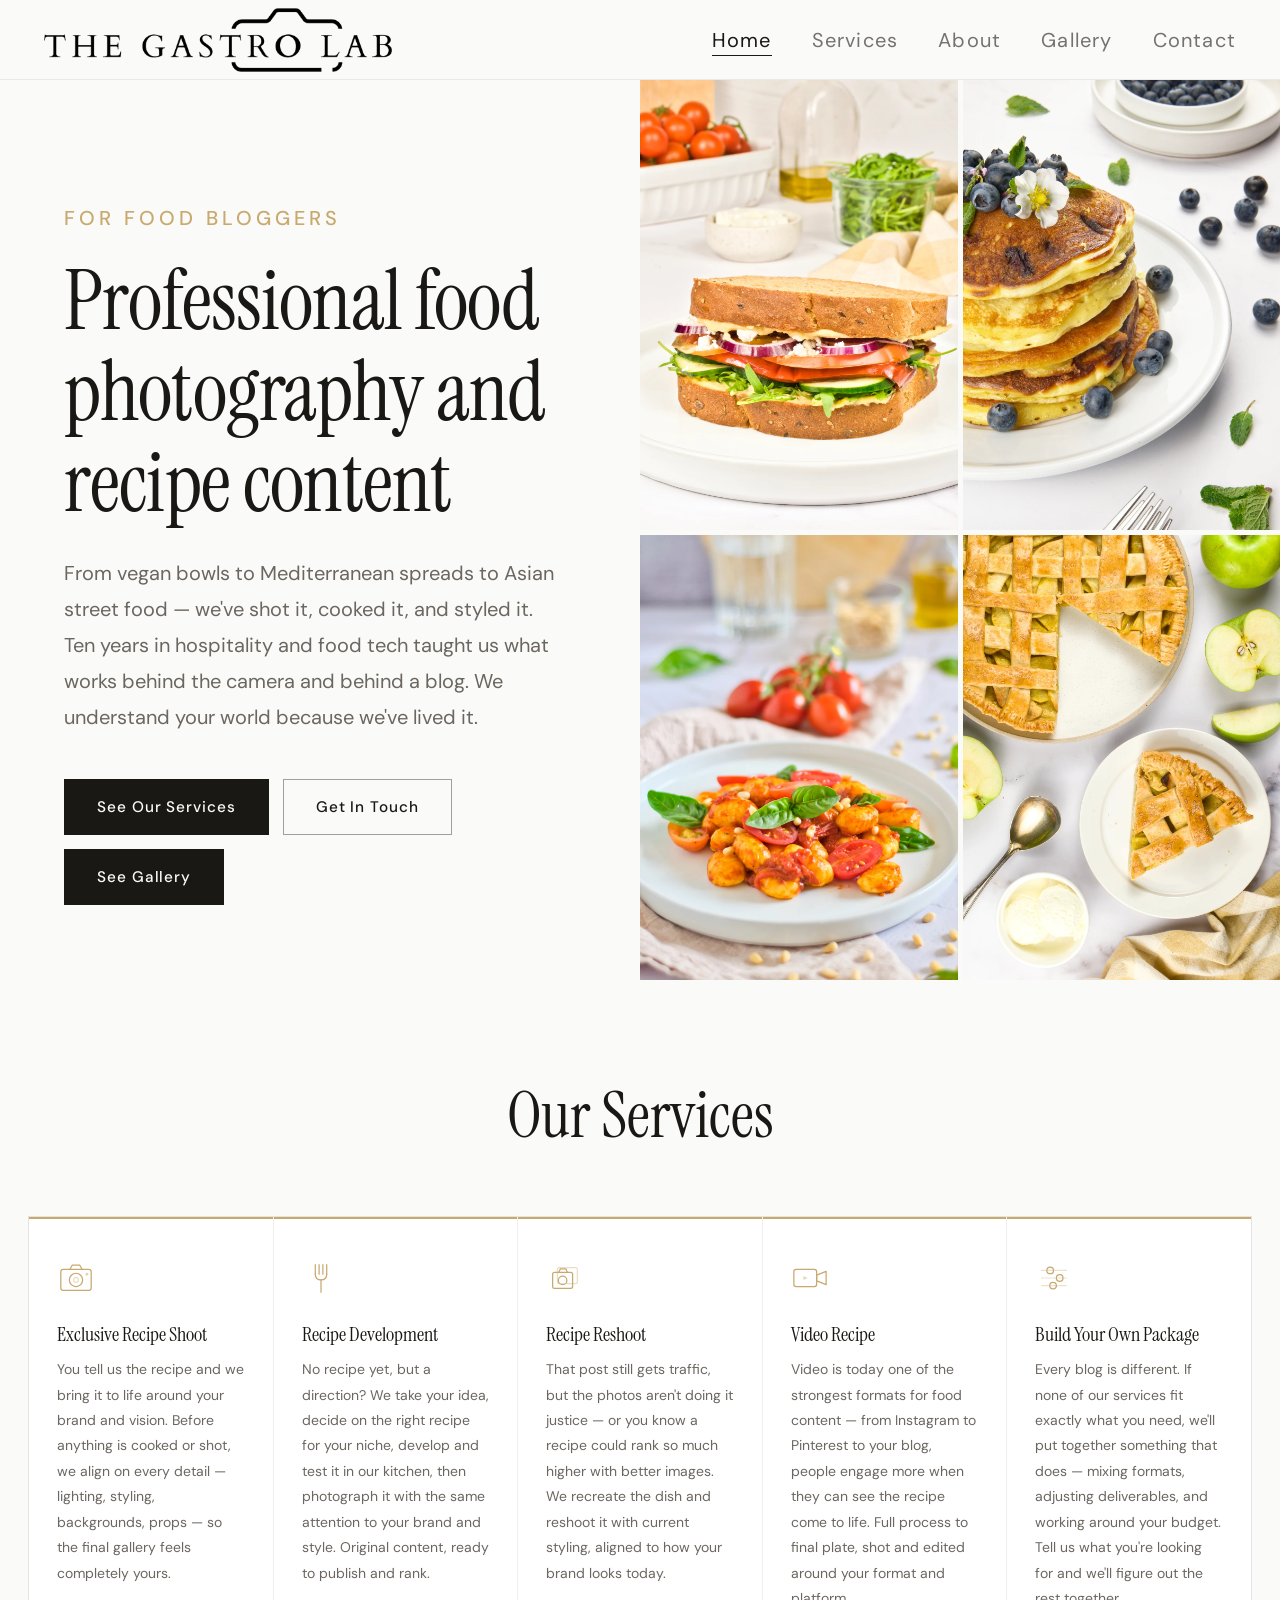
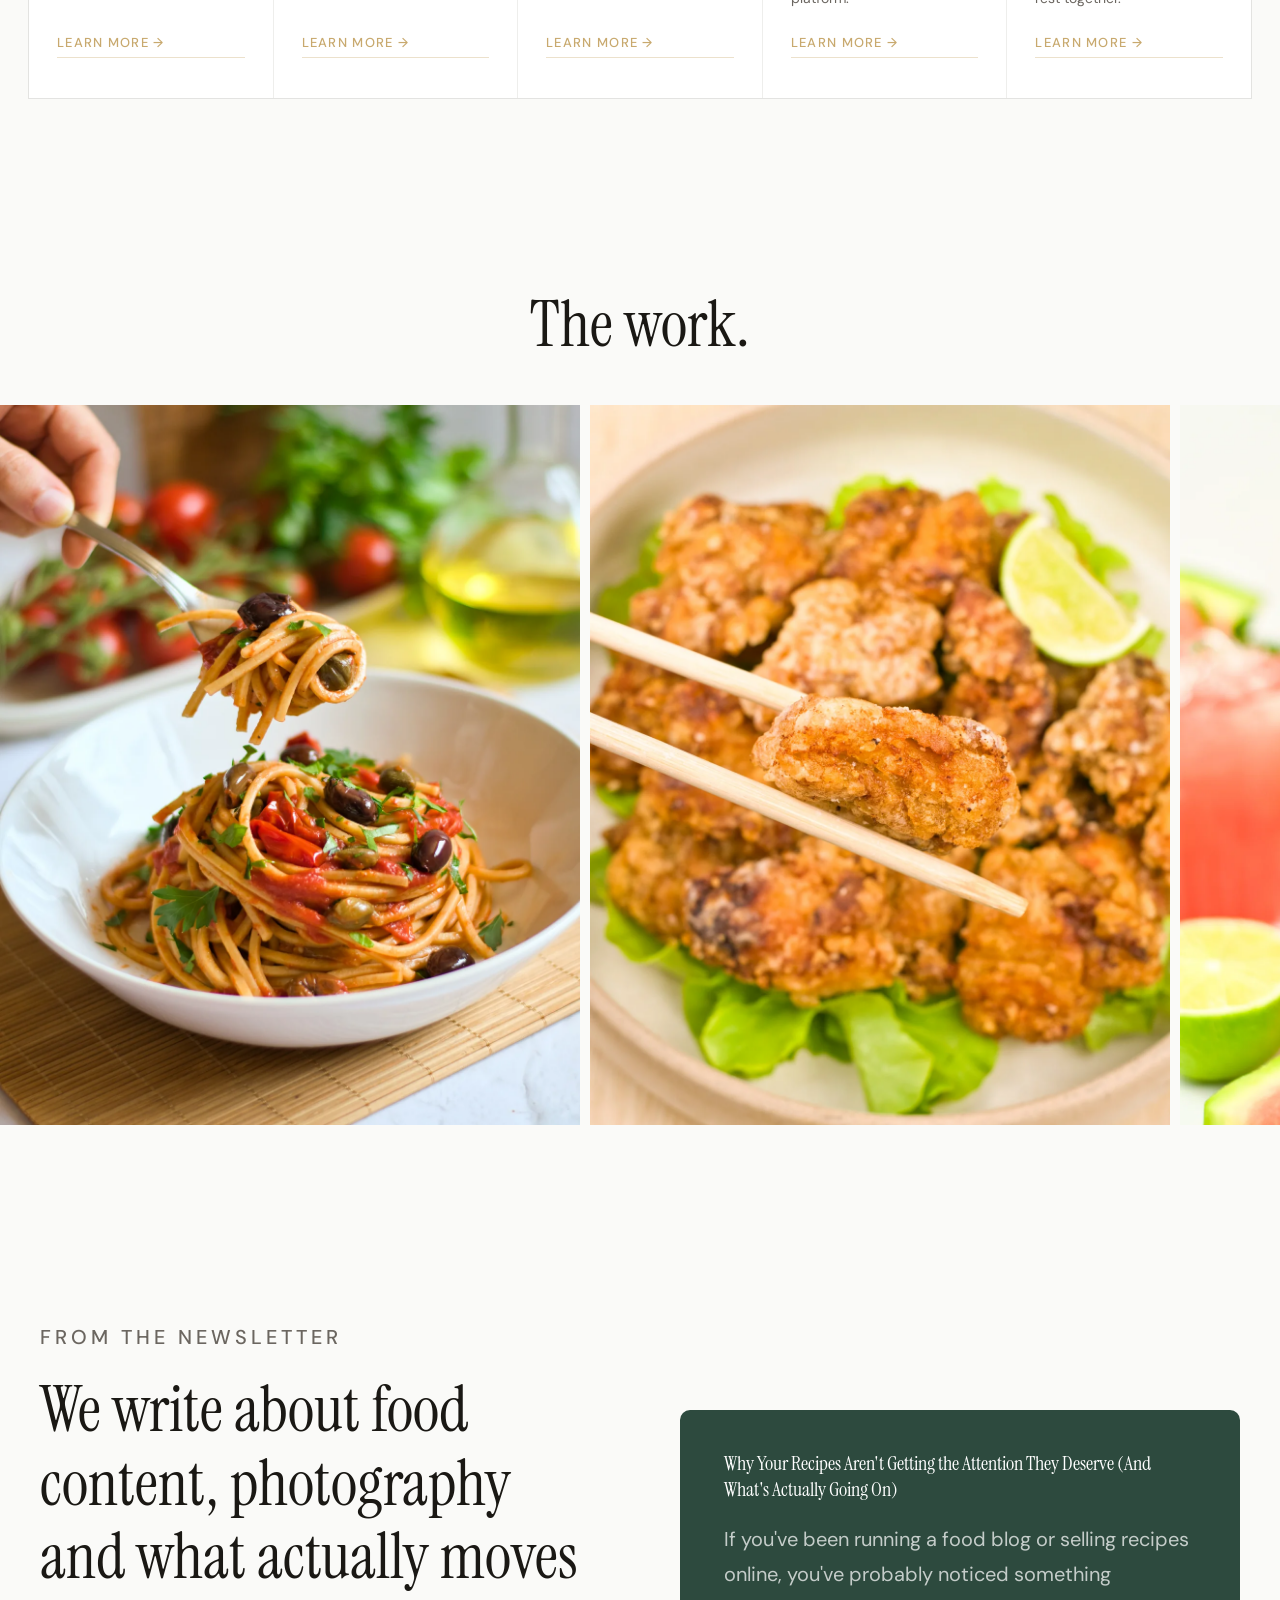
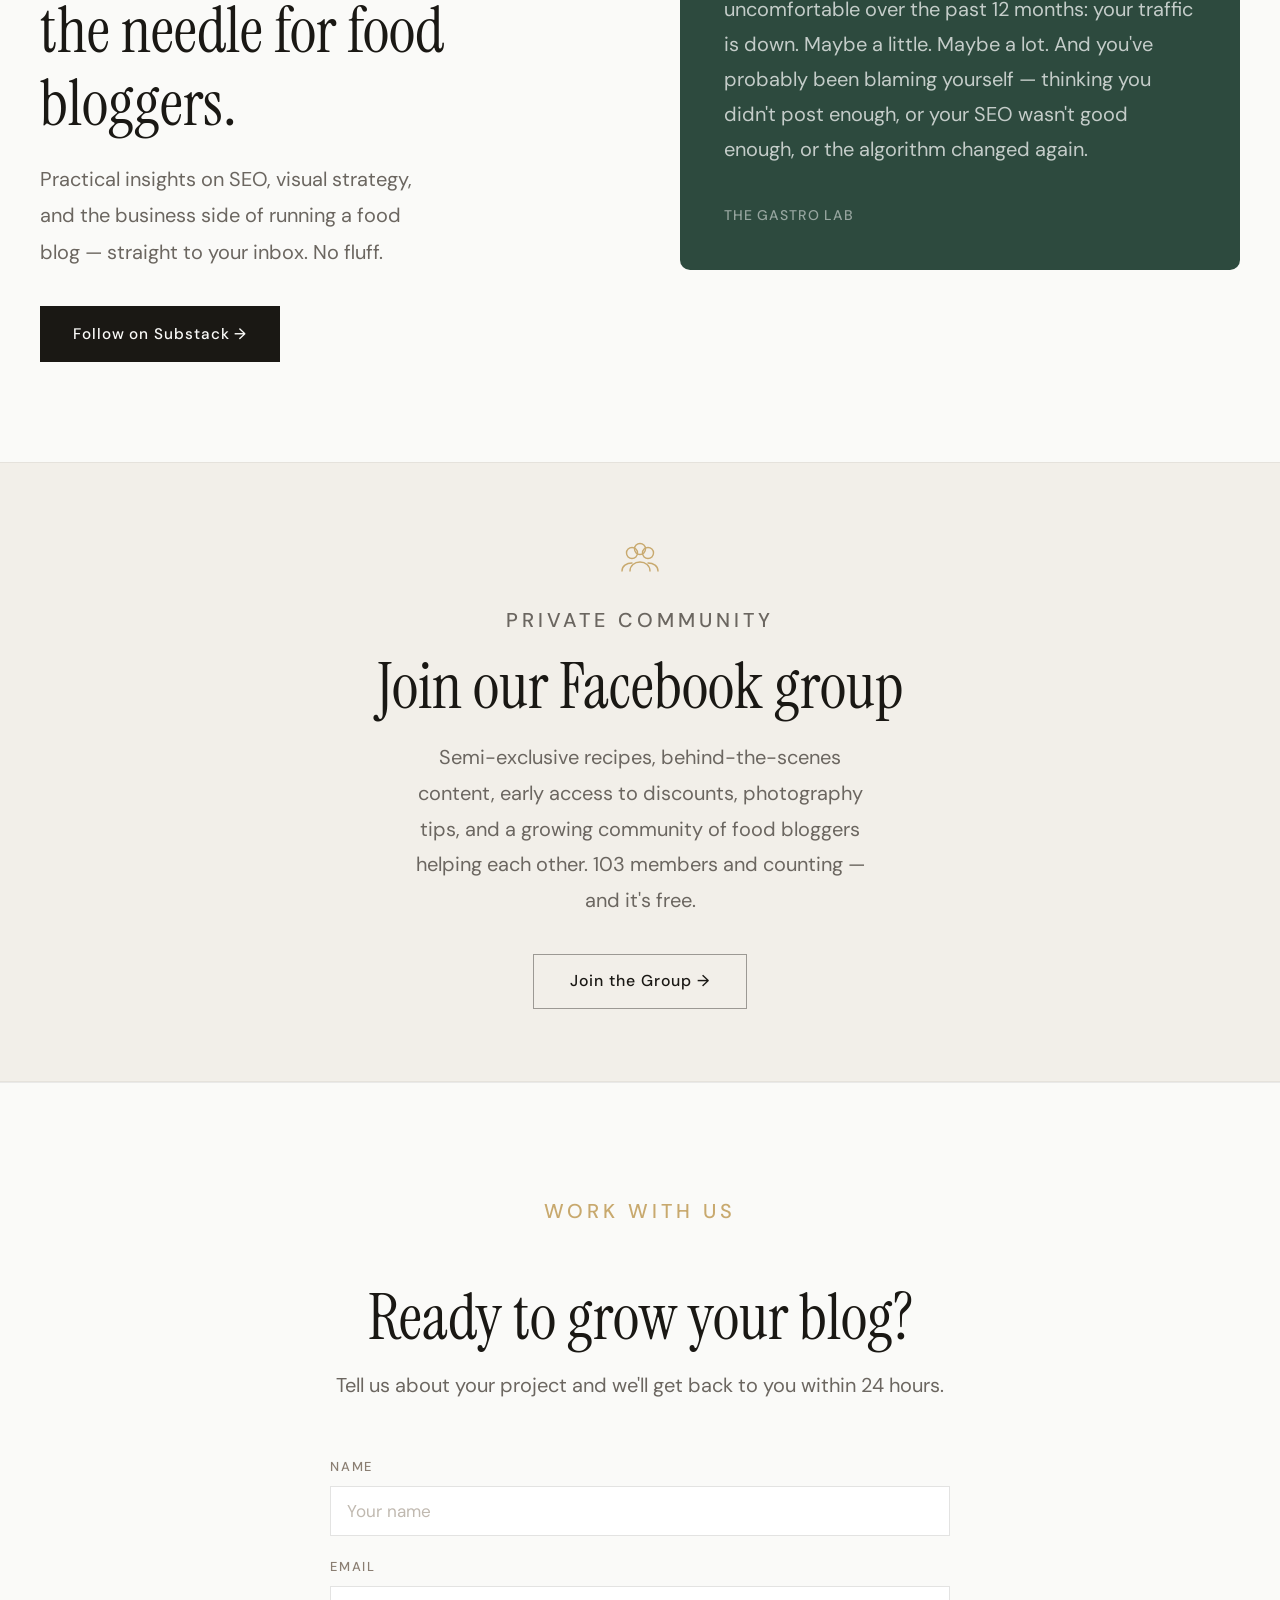
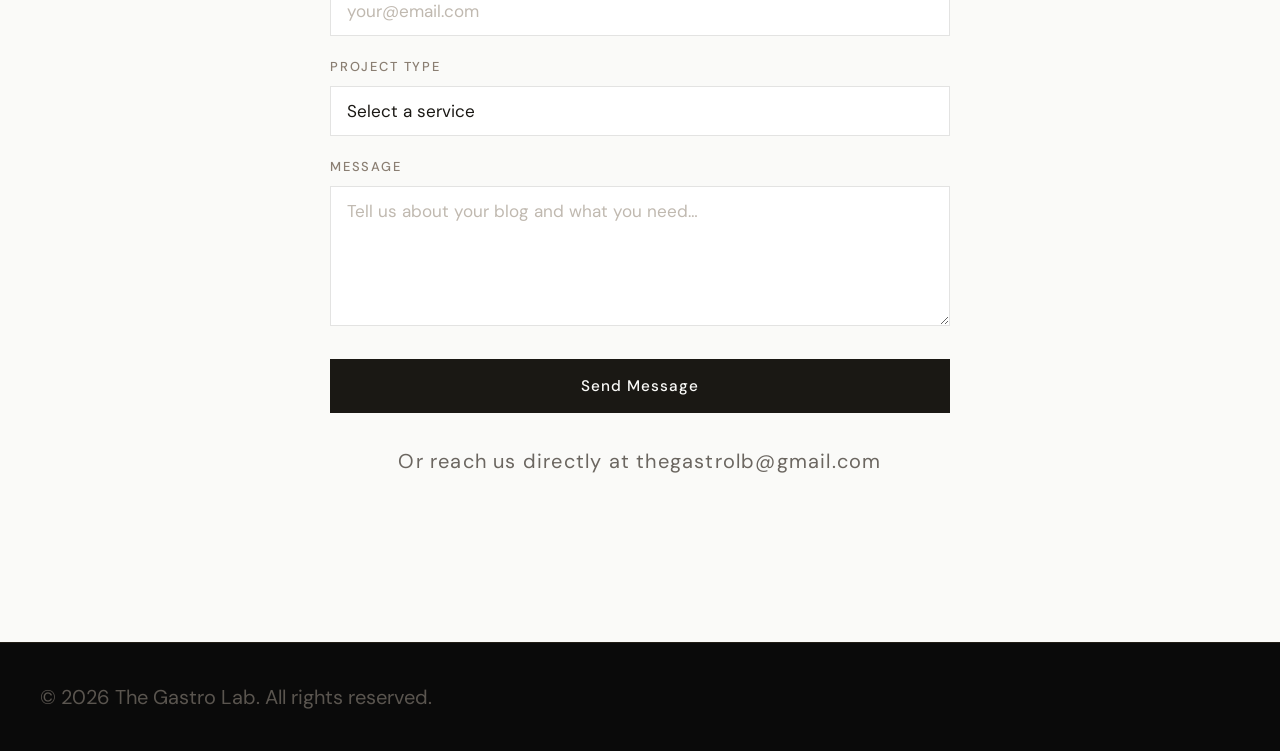
<file: index.html>
<!DOCTYPE html>
<html lang="en">
<head>
  <meta charset="UTF-8">
  <meta name="viewport" content="width=device-width, initial-scale=1.0">
  <title>The Gastro Lab — Food Photography & Recipe Development for Food Bloggers</title>
  <meta name="description" content="Professional food photography and recipe development studio for food bloggers. We handle the kitchen, the camera, and the content strategy.">
  <link rel="preconnect" href="https://fonts.googleapis.com">
  <link rel="preconnect" href="https://fonts.gstatic.com" crossorigin>
  <link href="https://fonts.googleapis.com/css2?family=Instrument+Serif:ital@0;1&family=DM+Sans:opsz,wght@9..40,300;9..40,400;9..40,500&display=swap" rel="stylesheet">
  <link rel="stylesheet" href="styles-v4.css">
</head>
<body class="page-home">

  <!-- NAV -->
  <nav id="navbar">
    <a href="index.html" class="nav-logo"><img src="images/logo.webp" alt="The Gastro Lab" class="nav-logo-img"></a>
    <ul class="nav-links" id="navLinks">
      <li><a href="index.html" class="active">Home</a></li>
      <li><a href="services.html">Services</a></li>
      <li><a href="about.html">About</a></li>
      <li><a href="gallery.html">Gallery</a></li>
      <li><a href="index.html#contact">Contact</a></li>
    </ul>
    <button class="nav-toggle" id="navToggle" aria-label="Open menu">
      <span></span><span></span><span></span>
    </button>
  </nav>

  <!-- HERO -->
  <section class="hero hero-split">
    <div class="hero-left">
      <div class="hero-left-inner">
        <p class="label hero-label">FOR FOOD BLOGGERS</p>
        <h1 class="hero-headline">Professional food photography and recipe content</h1>
        <p class="hero-subhead">From vegan bowls to Mediterranean spreads to Asian street food — we've shot it, cooked it, and styled it. Ten years in hospitality and food tech taught us what works behind the camera and behind a blog. We understand your world because we've lived it.</p>
        <div class="hero-btns">
          <a href="services.html" class="btn btn-dark">See Our Services</a>
          <a href="#contact" class="btn btn-dark-outline">Get In Touch</a>
          <a href="#portfolioStrip" class="btn btn-dark">See Gallery</a>
        </div>
      </div>
    </div>
    <div class="hero-right">
      <div class="hero-img-grid">
        <div class="hero-img-cell" style="--i:0"><img src="images/hero1.webp" alt="Food photography — vegan bowl" loading="eager"></div>
        <div class="hero-img-cell" style="--i:1"><img src="images/hero2.webp" alt="Food photography — Mediterranean spread" loading="eager"></div>
        <div class="hero-img-cell" style="--i:2"><img src="images/hero3.webp" alt="Food photography — Asian street food" loading="eager"></div>
        <div class="hero-img-cell" style="--i:3"><img src="images/hero4.webp" alt="Food photography — recipe content" loading="eager"></div>
      </div>
    </div>
  </section>

  <!-- SERVICES PREVIEW -->
  <section class="services-preview">
    <div class="section-header">
      <h2>Our Services</h2>
    </div>
    <div class="services-grid">

      <!-- Exclusive Recipe Shoot -->
      <div class="svc-card">
        <svg class="svc-icon" viewBox="0 0 40 40" fill="none" xmlns="http://www.w3.org/2000/svg" aria-hidden="true">
          <rect x="4" y="11" width="32" height="22" rx="2.5" stroke="currentColor" stroke-width="1.3"/>
          <circle cx="20" cy="22" r="7" stroke="currentColor" stroke-width="1.3"/>
          <circle cx="20" cy="22" r="2.5" stroke="currentColor" stroke-width="1.1" opacity=".45"/>
          <path d="M13.5 11 L16 6.5 H24 L26.5 11" stroke="currentColor" stroke-width="1.3" stroke-linecap="round" stroke-linejoin="round"/>
          <circle cx="31.5" cy="16" r="1.5" fill="currentColor" opacity=".5"/>
        </svg>
        <h4>Exclusive Recipe Shoot</h4>
        <p>You tell us the recipe and we bring it to life around your brand and vision. Before anything is cooked or shot, we align on every detail — lighting, styling, backgrounds, props — so the final gallery feels completely yours.</p>
        <a href="services.html#exclusive-shoot" class="svc-card-link">Learn More →</a>
      </div>

      <!-- Recipe Development -->
      <div class="svc-card">
        <svg class="svc-icon" viewBox="0 0 40 40" fill="none" xmlns="http://www.w3.org/2000/svg" aria-hidden="true">
          <line x1="20" y1="22" x2="20" y2="35" stroke="currentColor" stroke-width="1.3" stroke-linecap="round"/>
          <line x1="14" y1="6"  x2="14" y2="16" stroke="currentColor" stroke-width="1.3" stroke-linecap="round"/>
          <line x1="18" y1="6"  x2="18" y2="16" stroke="currentColor" stroke-width="1.3" stroke-linecap="round"/>
          <line x1="22" y1="6"  x2="22" y2="16" stroke="currentColor" stroke-width="1.3" stroke-linecap="round"/>
          <line x1="26" y1="6"  x2="26" y2="16" stroke="currentColor" stroke-width="1.3" stroke-linecap="round"/>
          <path d="M14 16 Q14 22 20 22 Q26 22 26 16" stroke="currentColor" stroke-width="1.3" stroke-linecap="round" fill="none"/>
        </svg>
        <h4>Recipe Development</h4>
        <p>No recipe yet, but a direction? We take your idea, decide on the right recipe for your niche, develop and test it in our kitchen, then photograph it with the same attention to your brand and style. Original content, ready to publish and rank.</p>
        <a href="services.html#recipe-development" class="svc-card-link">Learn More →</a>
      </div>

      <!-- Recipe Reshoot -->
      <div class="svc-card">
        <svg class="svc-icon" viewBox="0 0 40 40" fill="none" xmlns="http://www.w3.org/2000/svg" aria-hidden="true">
          <rect x="12" y="9" width="21" height="17" rx="2" stroke="currentColor" stroke-width="1.3" opacity=".38"/>
          <rect x="7"  y="14" width="21" height="17" rx="2" stroke="currentColor" stroke-width="1.3"/>
          <circle cx="17.5" cy="22.5" r="4.5" stroke="currentColor" stroke-width="1.3"/>
          <path d="M13.5 14 L15 10.5 H21 L22.5 14" stroke="currentColor" stroke-width="1.3" stroke-linecap="round" stroke-linejoin="round"/>
        </svg>
        <h4>Recipe Reshoot</h4>
        <p>That post still gets traffic, but the photos aren't doing it justice — or you know a recipe could rank so much higher with better images. We recreate the dish and reshoot it with current styling, aligned to how your brand looks today.</p>
        <a href="services.html#recipe-reshoot" class="svc-card-link">Learn More →</a>
      </div>

      <!-- Video Recipe -->
      <div class="svc-card">
        <svg class="svc-icon" viewBox="0 0 40 40" fill="none" xmlns="http://www.w3.org/2000/svg" aria-hidden="true">
          <rect x="3" y="11" width="24" height="18" rx="2.5" stroke="currentColor" stroke-width="1.3"/>
          <path d="M27 17 L37 13 L37 27 L27 23 Z" stroke="currentColor" stroke-width="1.3" stroke-linecap="round" stroke-linejoin="round"/>
          <path d="M13 18 L13 22 L17.5 20 Z" fill="currentColor" opacity=".45"/>
        </svg>
        <h4>Video Recipe</h4>
        <p>Video is today one of the strongest formats for food content — from Instagram to Pinterest to your blog, people engage more when they can see the recipe come to life. Full process to final plate, shot and edited around your format and platform.</p>
        <a href="services.html#video-recipe" class="svc-card-link">Learn More →</a>
      </div>

      <!-- Build Your Own Package -->
      <div class="svc-card">
        <svg class="svc-icon" viewBox="0 0 40 40" fill="none" xmlns="http://www.w3.org/2000/svg" aria-hidden="true">
          <line x1="7" y1="12" x2="33" y2="12" stroke="currentColor" stroke-width="1.3" stroke-linecap="round" opacity=".35"/>
          <circle cx="16" cy="12" r="3.5" stroke="currentColor" stroke-width="1.3"/>
          <line x1="7" y1="20" x2="33" y2="20" stroke="currentColor" stroke-width="1.3" stroke-linecap="round" opacity=".35"/>
          <circle cx="26" cy="20" r="3.5" stroke="currentColor" stroke-width="1.3"/>
          <line x1="7" y1="28" x2="33" y2="28" stroke="currentColor" stroke-width="1.3" stroke-linecap="round" opacity=".35"/>
          <circle cx="19" cy="28" r="3.5" stroke="currentColor" stroke-width="1.3"/>
        </svg>
        <h4>Build Your Own Package</h4>
        <p>Every blog is different. If none of our services fit exactly what you need, we'll put together something that does — mixing formats, adjusting deliverables, and working around your budget. Tell us what you're looking for and we'll figure out the rest together.</p>
        <a href="services.html#build-your-own" class="svc-card-link">Learn More →</a>
      </div>

    </div>
  </section>

  <!-- PORTFOLIO STRIP -->
  <section class="portfolio-section">
    <div class="section-header">
      <h2>The work.</h2>
    </div>
    <div class="portfolio-strip" id="portfolioStrip">
      <div class="portfolio-item"><img src="images/gallery1.webp"  alt="Food photography" loading="lazy"></div>
      <div class="portfolio-item"><img src="images/gallery2.webp"  alt="Food photography" loading="lazy"></div>
      <div class="portfolio-item"><img src="images/gallery3.webp"  alt="Food photography" loading="lazy"></div>
      <div class="portfolio-item"><img src="images/gallery4.webp"  alt="Food photography" loading="lazy"></div>
      <div class="portfolio-item"><img src="images/gallery5.webp"  alt="Food photography" loading="lazy"></div>
      <div class="portfolio-item"><img src="images/gallery6.webp"  alt="Food photography" loading="lazy"></div>
      <div class="portfolio-item"><img src="images/gallery7.webp"  alt="Food photography" loading="lazy"></div>
      <div class="portfolio-item"><img src="images/gallery8.webp"  alt="Food photography" loading="lazy"></div>
      <div class="portfolio-item"><img src="images/gallery9.webp"  alt="Food photography" loading="lazy"></div>
      <div class="portfolio-item"><img src="images/gallery10.webp" alt="Food photography" loading="lazy"></div>
      <div class="portfolio-item"><img src="images/gallery11.webp" alt="Food photography" loading="lazy"></div>
      <div class="portfolio-item"><img src="images/gallery12.webp" alt="Food photography" loading="lazy"></div>
      <div class="portfolio-item"><img src="images/gallery13.webp" alt="Food photography" loading="lazy"></div>
      <div class="portfolio-item"><img src="images/gallery14.webp" alt="Food photography" loading="lazy"></div>
      <div class="portfolio-item"><img src="images/gallery15.webp" alt="Food photography" loading="lazy"></div>
      <div class="portfolio-item"><img src="images/gallery16.webp" alt="Food photography" loading="lazy"></div>
      <div class="portfolio-item"><img src="images/gallery17.webp" alt="Food photography" loading="lazy"></div>
      <div class="portfolio-item"><img src="images/gallery18.webp" alt="Food photography" loading="lazy"></div>
      <div class="portfolio-item"><img src="images/gallery19.webp" alt="Food photography" loading="lazy"></div>
      <div class="portfolio-item"><img src="images/gallery20.webp" alt="Food photography" loading="lazy"></div>
      <div class="portfolio-item"><img src="images/gallery21.webp" alt="Food photography" loading="lazy"></div>
      <div class="portfolio-item"><img src="images/gallery22.webp" alt="Food photography" loading="lazy"></div>
      <div class="portfolio-item"><img src="images/gallery23.webp" alt="Food photography" loading="lazy"></div>
      <div class="portfolio-item"><img src="images/gallery24.webp" alt="Food photography" loading="lazy"></div>
      <div class="portfolio-item"><img src="images/gallery25.webp" alt="Food photography" loading="lazy"></div>
      <div class="portfolio-item"><img src="images/gallery26.webp" alt="Food photography" loading="lazy"></div>
    </div>
  </section>

  <!-- SUBSTACK -->
  <section class="substack-section">
    <div class="substack-inner">
      <div class="substack-text">
        <p class="label">From The Newsletter</p>
        <h2>We write about food content, photography and what actually moves the needle for food bloggers.</h2>
        <p>Practical insights on SEO, visual strategy, and the business side of running a food blog — straight to your inbox. No fluff.</p>
        <a href="https://substack.com/@thegastrolab" target="_blank" rel="noopener" class="btn btn-dark">Follow on Substack →</a>
      </div>
      <a href="https://substack.com/@thegastrolab" target="_blank" rel="noopener" class="substack-card" aria-label="Read our latest post on Substack">
        <p class="substack-card-title">Why Your Recipes Aren't Getting the Attention They Deserve (And What's Actually Going On)</p>
        <p class="substack-card-excerpt">If you've been running a food blog or selling recipes online, you've probably noticed something uncomfortable over the past 12 months: your traffic is down. Maybe a little. Maybe a lot. And you've probably been blaming yourself — thinking you didn't post enough, or your SEO wasn't good enough, or the algorithm changed again.</p>
        <span class="substack-card-byline">The Gastro Lab</span>
      </a>
    </div>
  </section>

  <!-- COMMUNITY -->
  <section class="community-section">
    <div class="community-inner">
      <div class="community-icon" aria-hidden="true">
        <svg viewBox="0 0 48 48" fill="none" xmlns="http://www.w3.org/2000/svg">
          <circle cx="16" cy="18" r="5.5" stroke="currentColor" stroke-width="1.4"/>
          <circle cx="32" cy="18" r="5.5" stroke="currentColor" stroke-width="1.4"/>
          <circle cx="24" cy="14" r="5.5" stroke="currentColor" stroke-width="1.4"/>
          <path d="M6 36c0-5 4.5-8 10-8" stroke="currentColor" stroke-width="1.4" stroke-linecap="round"/>
          <path d="M42 36c0-5-4.5-8-10-8" stroke="currentColor" stroke-width="1.4" stroke-linecap="round"/>
          <path d="M14 36c0-5.5 4.5-9 10-9s10 3.5 10 9" stroke="currentColor" stroke-width="1.4" stroke-linecap="round"/>
        </svg>
      </div>
      <p class="label">Private Community</p>
      <h2>Join our Facebook group</h2>
      <p>Semi-exclusive recipes, behind-the-scenes content, early access to discounts, photography tips, and a growing community of food bloggers helping each other. 103 members and counting — and it's free.</p>
      <a href="https://www.facebook.com/groups/gastrolb" target="_blank" rel="noopener" class="btn btn-dark-outline community-btn">Join the Group →</a>
    </div>
  </section>

  <!-- CONTACT -->
  <section class="contact-section" id="contact">
    <div class="contact-wrap">
      <p class="label">Work With Us</p>
      <h2>Ready to grow your blog?</h2>
      <p>Tell us about your project and we'll get back to you within 24&nbsp;hours.</p>
      <form class="contact-form" action="https://formspree.io/f/xaqaddej" method="POST">
        <div class="form-row">
          <label for="name">Name</label>
          <input type="text" id="name" name="name" placeholder="Your name" required>
        </div>
        <div class="form-row">
          <label for="email">Email</label>
          <input type="email" id="email" name="email" placeholder="your@email.com" required>
        </div>
        <div class="form-row">
          <label for="project">Project Type</label>
          <select id="project" name="project_type" required>
            <option value="" disabled selected>Select a service</option>
            <option value="exclusive-shoot">Exclusive Recipe Shoot</option>
            <option value="recipe-development">Recipe Development</option>
            <option value="reshoot">Recipe Reshoot</option>
            <option value="video-recipe">Video Recipe</option>
            <option value="build-your-own">Build Your Own Package</option>
          </select>
        </div>
        <div class="form-row">
          <label for="message">Message</label>
          <textarea id="message" name="message" placeholder="Tell us about your blog and what you need…" required></textarea>
        </div>
        <button type="submit" class="btn btn-gold btn-submit">Send Message</button>
      </form>
      <p class="contact-email">Or reach us directly at thegastrolb@gmail.com</p>
    </div>
  </section>

  <!-- FOOTER -->
  <footer>
    <div class="footer-inner">
      <p class="footer-copy">© 2026 The Gastro Lab. All rights reserved.</p>
    </div>
  </footer>

  <script src="main.js"></script>
</body>
</html>
</file>
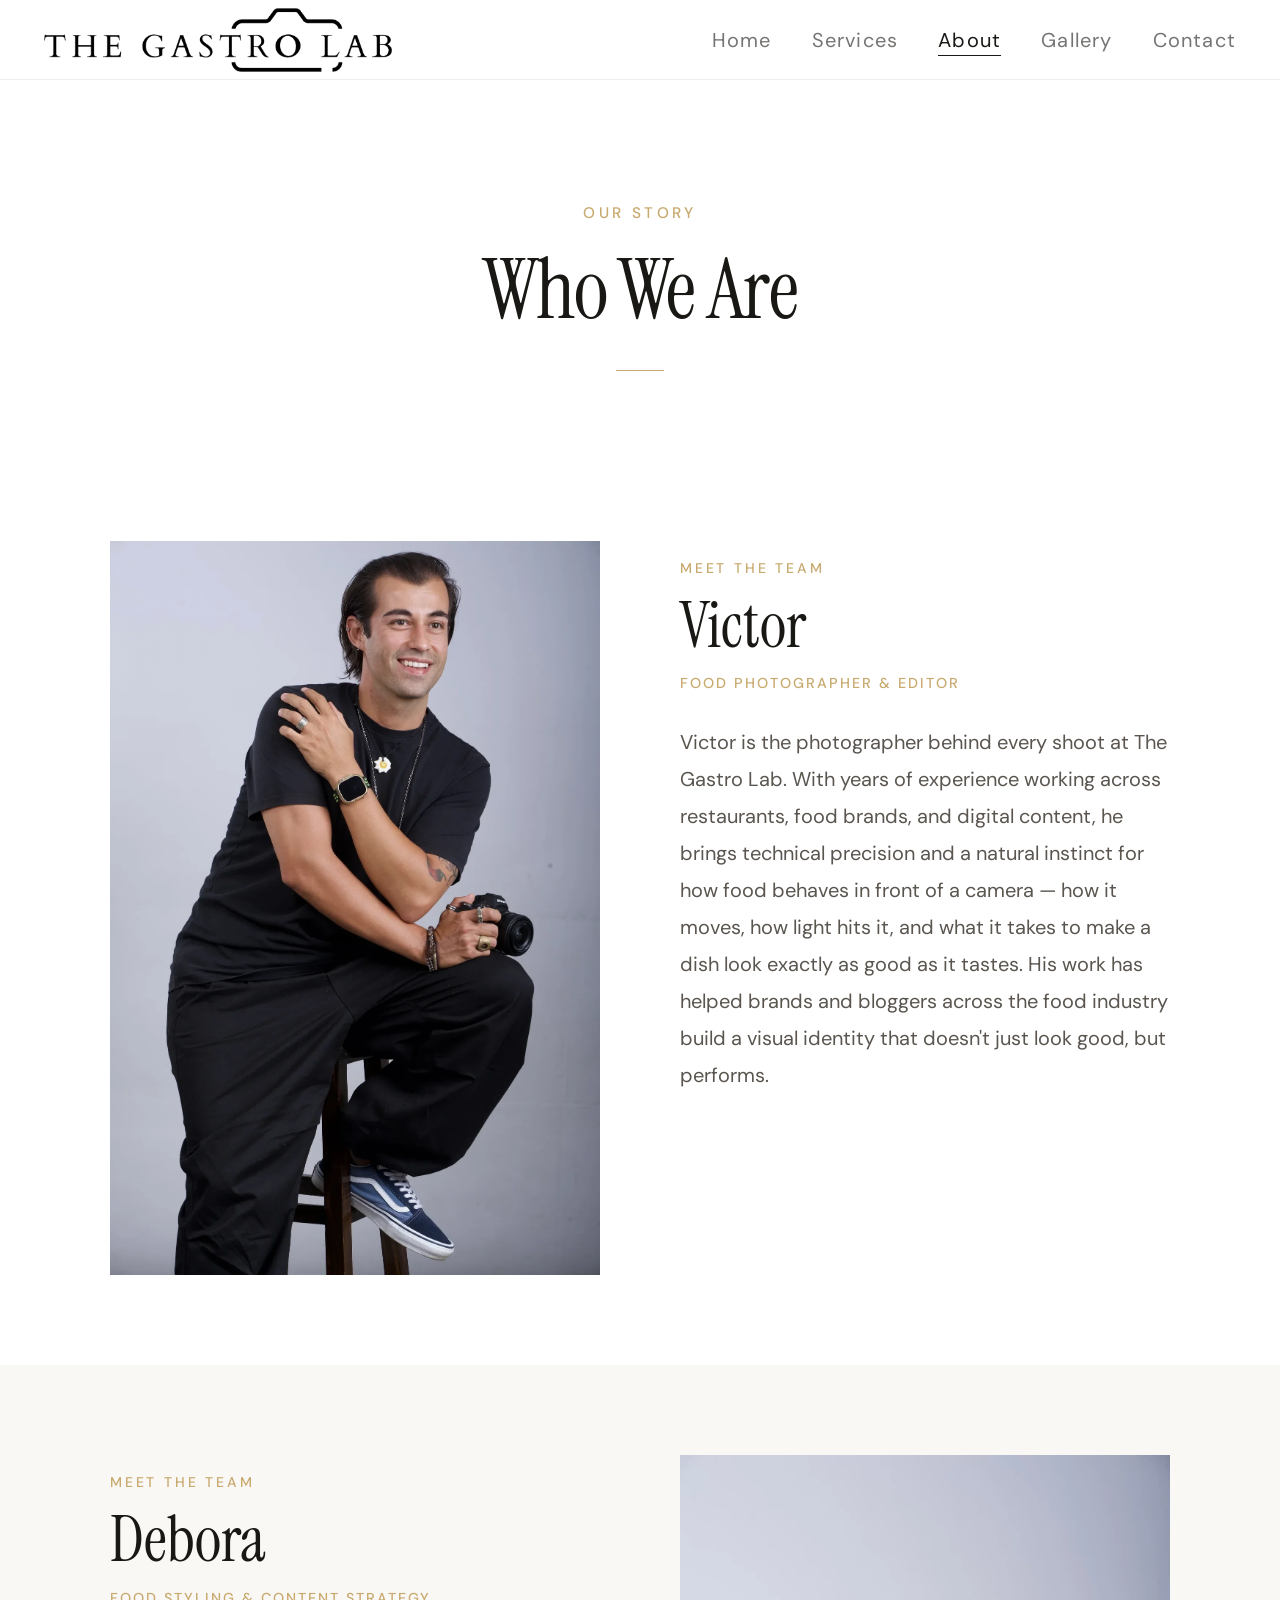
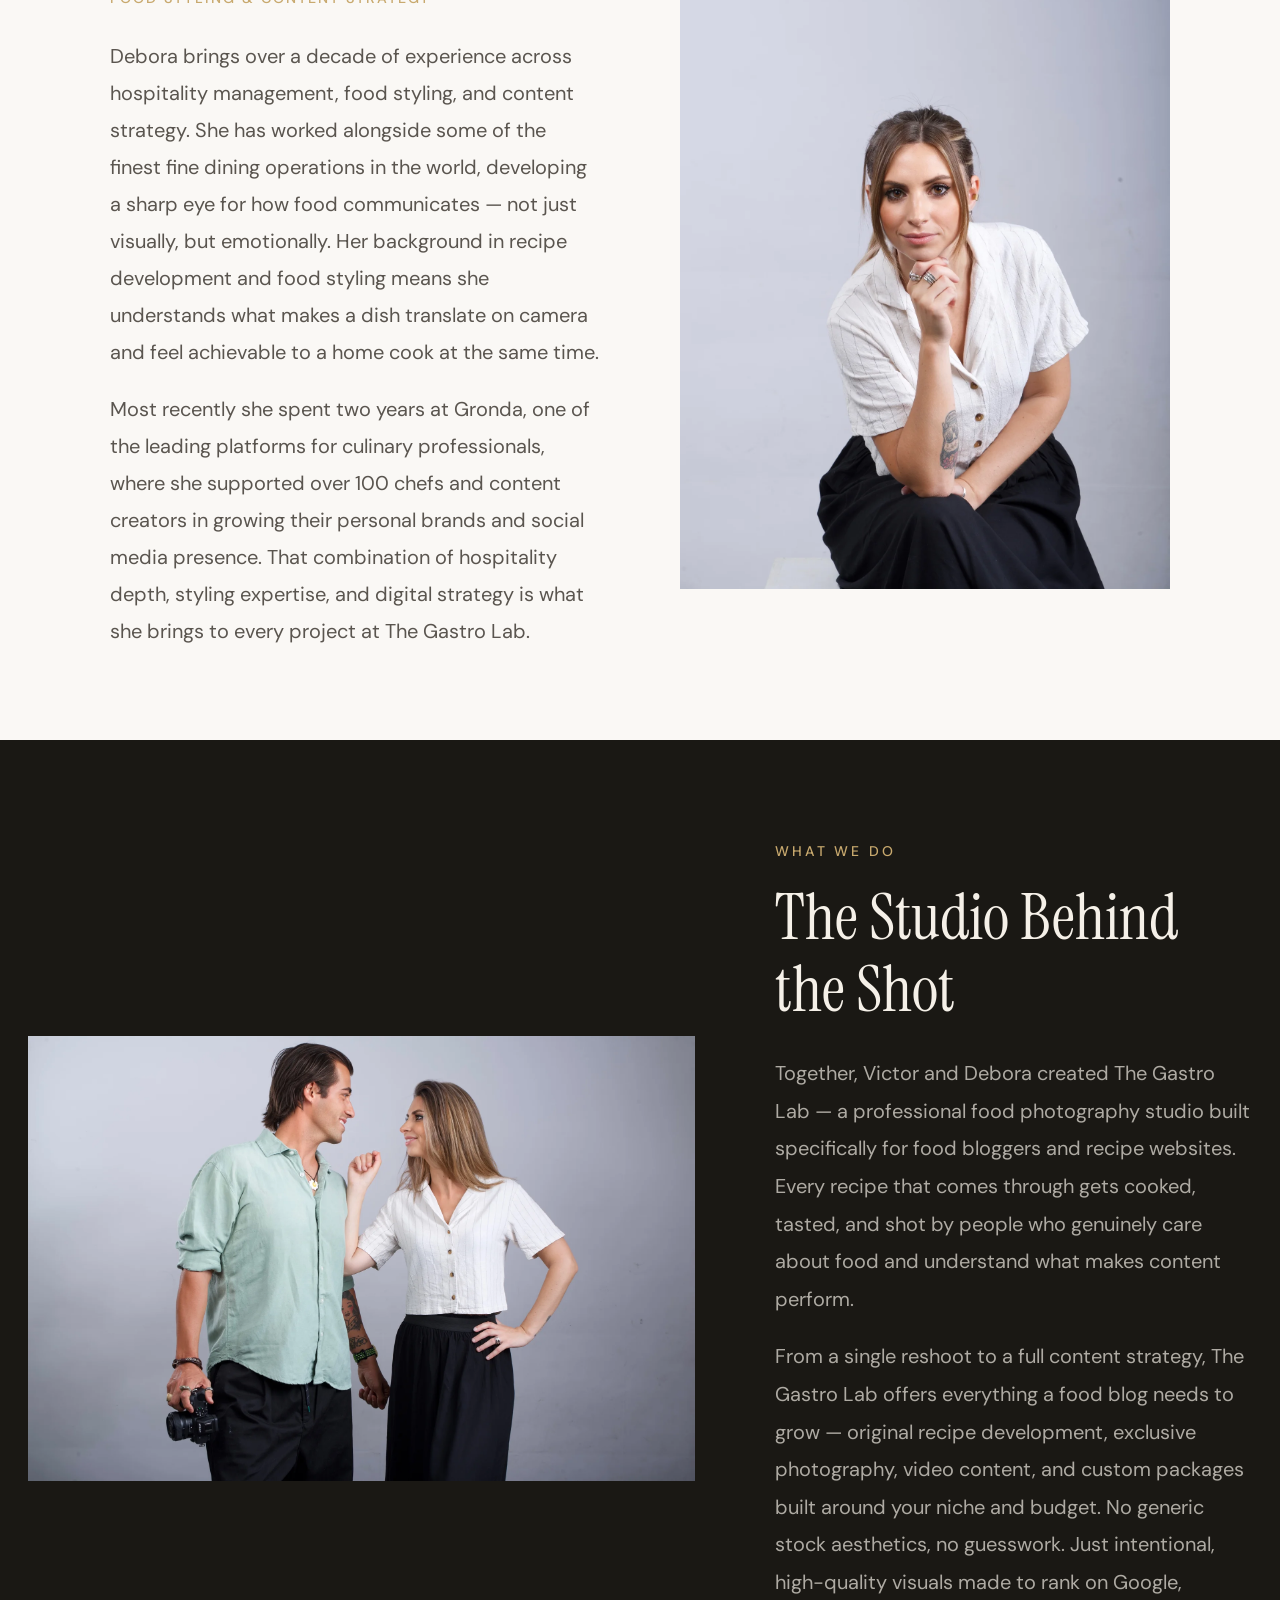
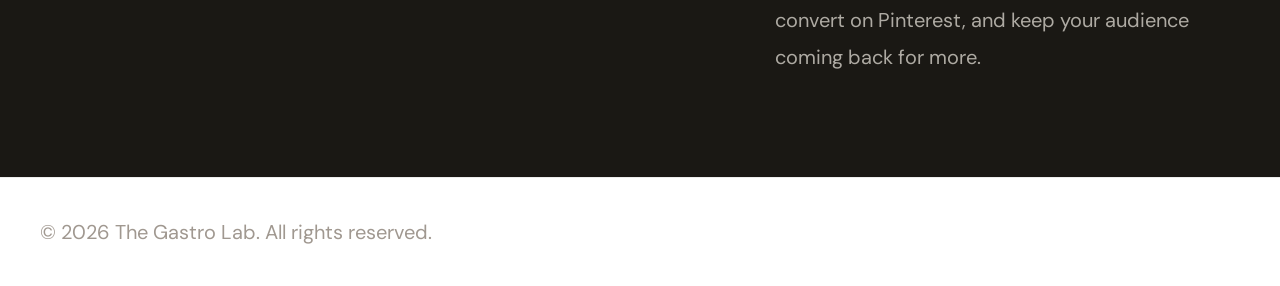
<file: about.html>
<!DOCTYPE html>
<html lang="en">
<head>
  <meta charset="UTF-8">
  <meta name="viewport" content="width=device-width, initial-scale=1.0">
  <title>About — The Gastro Lab</title>
  <meta name="description" content="Victor and Debora — the creative duo behind The Gastro Lab. Professional food photography and content strategy for food bloggers.">
  <link rel="preconnect" href="https://fonts.googleapis.com">
  <link rel="preconnect" href="https://fonts.gstatic.com" crossorigin>
  <link href="https://fonts.googleapis.com/css2?family=Instrument+Serif:ital@0;1&family=DM+Sans:opsz,wght@9..40,300;9..40,400;9..40,500&display=swap" rel="stylesheet">
  <link rel="stylesheet" href="styles-v4.css">
  <style>
    /* ── ABOUT PAGE OVERRIDES ── */
    body.page-about { background: #ffffff; }

    body.page-about nav {
      background: #ffffff;
      border-bottom-color: rgba(26,24,20,0.07);
    }
    body.page-about nav.scrolled { box-shadow: 0 2px 16px rgba(26,24,20,0.07); }
    body.page-about .nav-logo-img        { filter: brightness(0); }
    body.page-about .nav-links a         { color: rgba(26,24,20,0.6); }
    body.page-about .nav-links a:hover,
    body.page-about .nav-links a.active  { color: #1a1814; }
    body.page-about .nav-links a::after  { background: #1a1814; }
    body.page-about .nav-toggle span     { background: #1a1814; }

    @media (max-width: 768px) {
      body.page-about .nav-links.open { background: rgba(10,10,10,0.97); }
      body.page-about .nav-links.open a { color: rgba(245,240,232,0.8); }
      body.page-about .nav-links.open a:hover,
      body.page-about .nav-links.open a.active { color: #fff; }
    }

    /* ── PAGE TITLE ── */
    .about-hero-section {
      padding: 120px 28px 80px;
      background: #ffffff;
      text-align: center;
    }
    .about-hero-section .label {
      font-size: 0.85rem;
      letter-spacing: 0.22em;
      margin-bottom: 20px;
      display: block;
    }
    .about-hero-section h1 {
      font-size: clamp(3.2rem, 7vw, 6rem);
      color: #1a1814;
      line-height: 1.05;
      letter-spacing: -0.02em;
    }
    .about-hero-divider {
      width: 48px;
      height: 1px;
      background: var(--gold);
      margin: 36px auto 0;
    }

    /* ── BIO SECTIONS ── */
    .bio-section {
      padding: 90px 28px;
      background: #ffffff;
    }
    .bio-section--alt { background: #faf8f5; }

    .bio-inner {
      max-width: 1060px;
      margin: 0 auto;
      display: grid;
      grid-template-columns: 1fr 1fr;
      gap: 80px;
      align-items: start;
    }
    .bio-inner--rev .bio-img  { order: 2; }
    .bio-inner--rev .bio-text { order: 1; }

    /* Image: natural aspect ratio, no forced height */
    .bio-img { position: relative; }
    .bio-img img {
      width: 100%;
      height: auto;
      display: block;
      object-fit: contain;
    }
    .bio-img-accent {
      position: absolute;
      bottom: -14px;
      right: -14px;
      width: 55%;
      height: 55%;
      border: 1px solid rgba(200,169,110,0.22);
      pointer-events: none;
      z-index: -1;
    }
    .bio-inner--rev .bio-img .bio-img-accent { right: auto; left: -14px; }

    /* Text */
    .bio-text { padding-top: 16px; }
    .bio-text .label { display: block; margin-bottom: 10px; }
    .bio-text h2 {
      font-size: clamp(2rem, 3.5vw, 3rem);
      color: #1a1814;
      margin-bottom: 10px;
      line-height: 1.1;
    }
    .bio-text .bio-role {
      font-size: 0.8rem;
      font-weight: 500;
      letter-spacing: 0.14em;
      text-transform: uppercase;
      color: var(--gold);
      margin-bottom: 28px;
      display: block;
    }
    .bio-text p {
      color: #5a554f;
      font-size: 1.02rem;
      line-height: 1.85;
    }
    .bio-text p + p { margin-top: 20px; }

    /* ── GASTRO LAB SECTION ── */
    .gastrolab-section {
      padding: 100px 28px;
      background: #1a1814;
    }
    .gastrolab-inner {
      max-width: 1400px;
      margin: 0 auto;
      display: grid;
      grid-template-columns: 1.4fr 1fr;
      gap: 80px;
      align-items: center;
    }
    .gastrolab-img img {
      width: 100%;
      height: auto;
      display: block;
      object-fit: contain;
    }
    .gastrolab-text .label {
      color: var(--gold);
      display: block;
      margin-bottom: 18px;
    }
    .gastrolab-text h2 {
      font-size: clamp(2rem, 3.5vw, 3rem);
      color: #f5f0e8;
      line-height: 1.12;
      margin-bottom: 30px;
    }
    .gastrolab-text p {
      color: rgba(245,240,232,0.68);
      font-size: 1rem;
      line-height: 1.88;
    }
    .gastrolab-text p + p { margin-top: 20px; }

    /* Footer on white page */
    body.page-about footer {
      background: #ffffff;
      border-top-color: rgba(26,24,20,0.08);
    }
    body.page-about .footer-copy { color: #a09890; }
    body.page-about .footer-ig   { color: #8a7e72; }
    body.page-about .footer-ig:hover { color: var(--gold); }

    /* ── RESPONSIVE ── */
    @media (max-width: 900px) {
      .bio-inner { gap: 52px; }
      .gastrolab-inner { gap: 52px; }
    }
    @media (max-width: 768px) {
      .bio-inner,
      .bio-inner--rev,
      .gastrolab-inner {
        grid-template-columns: 1fr;
        gap: 36px;
      }
      .bio-inner--rev .bio-img  { order: unset; }
      .bio-inner--rev .bio-text { order: unset; }
      .bio-img-accent { display: none; }
      .bio-text { padding-top: 0; }
      .bio-section,
      .gastrolab-section { padding: 64px 28px; }
      .about-hero-section { padding: 90px 28px 60px; }
    }
  </style>
</head>
<body class="page-about">

  <!-- NAV -->
  <nav id="navbar">
    <a href="index.html" class="nav-logo"><img src="images/logo.webp" alt="The Gastro Lab" class="nav-logo-img"></a>
    <ul class="nav-links" id="navLinks">
      <li><a href="index.html">Home</a></li>
      <li><a href="services.html">Services</a></li>
      <li><a href="about.html" class="active">About</a></li>
      <li><a href="gallery.html">Gallery</a></li>
      <li><a href="index.html#contact">Contact</a></li>
    </ul>
    <button class="nav-toggle" id="navToggle" aria-label="Open menu">
      <span></span><span></span><span></span>
    </button>
  </nav>

  <!-- PAGE TITLE -->
  <section class="about-hero-section">
    <span class="label">Our Story</span>
    <h1>Who We Are</h1>
    <div class="about-hero-divider"></div>
  </section>

  <!-- VICTOR -->
  <section class="bio-section">
    <div class="bio-inner">
      <div class="bio-img">
        <img
          src="images/victor1.webp"
          alt="Victor — food photographer and editor at The Gastro Lab"
          loading="lazy"
        >
        <div class="bio-img-accent"></div>
      </div>
      <div class="bio-text">
        <span class="label">Meet the team</span>
        <h2>Victor</h2>
        <span class="bio-role">Food Photographer &amp; Editor</span>
        <p>Victor is the photographer behind every shoot at The Gastro Lab. With years of experience working across restaurants, food brands, and digital content, he brings technical precision and a natural instinct for how food behaves in front of a camera — how it moves, how light hits it, and what it takes to make a dish look exactly as good as it tastes. His work has helped brands and bloggers across the food industry build a visual identity that doesn't just look good, but performs.</p>
      </div>
    </div>
  </section>

  <!-- DEBORA -->
  <section class="bio-section bio-section--alt">
    <div class="bio-inner bio-inner--rev">
      <div class="bio-img">
        <img
          src="images/debora1.webp"
          alt="Debora — food styling and content strategy at The Gastro Lab"
          loading="lazy"
        >
        <div class="bio-img-accent"></div>
      </div>
      <div class="bio-text">
        <span class="label">Meet the team</span>
        <h2>Debora</h2>
        <span class="bio-role">Food Styling &amp; Content Strategy</span>
        <p>Debora brings over a decade of experience across hospitality management, food styling, and content strategy. She has worked alongside some of the finest fine dining operations in the world, developing a sharp eye for how food communicates — not just visually, but emotionally. Her background in recipe development and food styling means she understands what makes a dish translate on camera and feel achievable to a home cook at the same time.</p>
        <p>Most recently she spent two years at Gronda, one of the leading platforms for culinary professionals, where she supported over 100 chefs and content creators in growing their personal brands and social media presence. That combination of hospitality depth, styling expertise, and digital strategy is what she brings to every project at The Gastro Lab.</p>
      </div>
    </div>
  </section>

  <!-- WHAT IS THE GASTRO LAB -->
  <section class="gastrolab-section">
    <div class="gastrolab-inner">
      <div class="gastrolab-img">
        <img
          src="images/duo.webp"
          alt="Victor and Debora — The Gastro Lab"
          loading="lazy"
        >
      </div>
      <div class="gastrolab-text">
        <span class="label">What We Do</span>
        <h2>The Studio Behind the Shot</h2>
        <p>Together, Victor and Debora created The Gastro Lab — a professional food photography studio built specifically for food bloggers and recipe websites. Every recipe that comes through gets cooked, tasted, and shot by people who genuinely care about food and understand what makes content perform.</p>
        <p>From a single reshoot to a full content strategy, The Gastro Lab offers everything a food blog needs to grow — original recipe development, exclusive photography, video content, and custom packages built around your niche and budget. No generic stock aesthetics, no guesswork. Just intentional, high-quality visuals made to rank on Google, convert on Pinterest, and keep your audience coming back for more.</p>
      </div>
    </div>
  </section>

  <!-- FOOTER -->
  <footer>
    <div class="footer-inner">
      <p class="footer-copy">© 2026 The Gastro Lab. All rights reserved.</p>
    </div>
  </footer>

  <script src="main.js"></script>
</body>
</html>
</file>
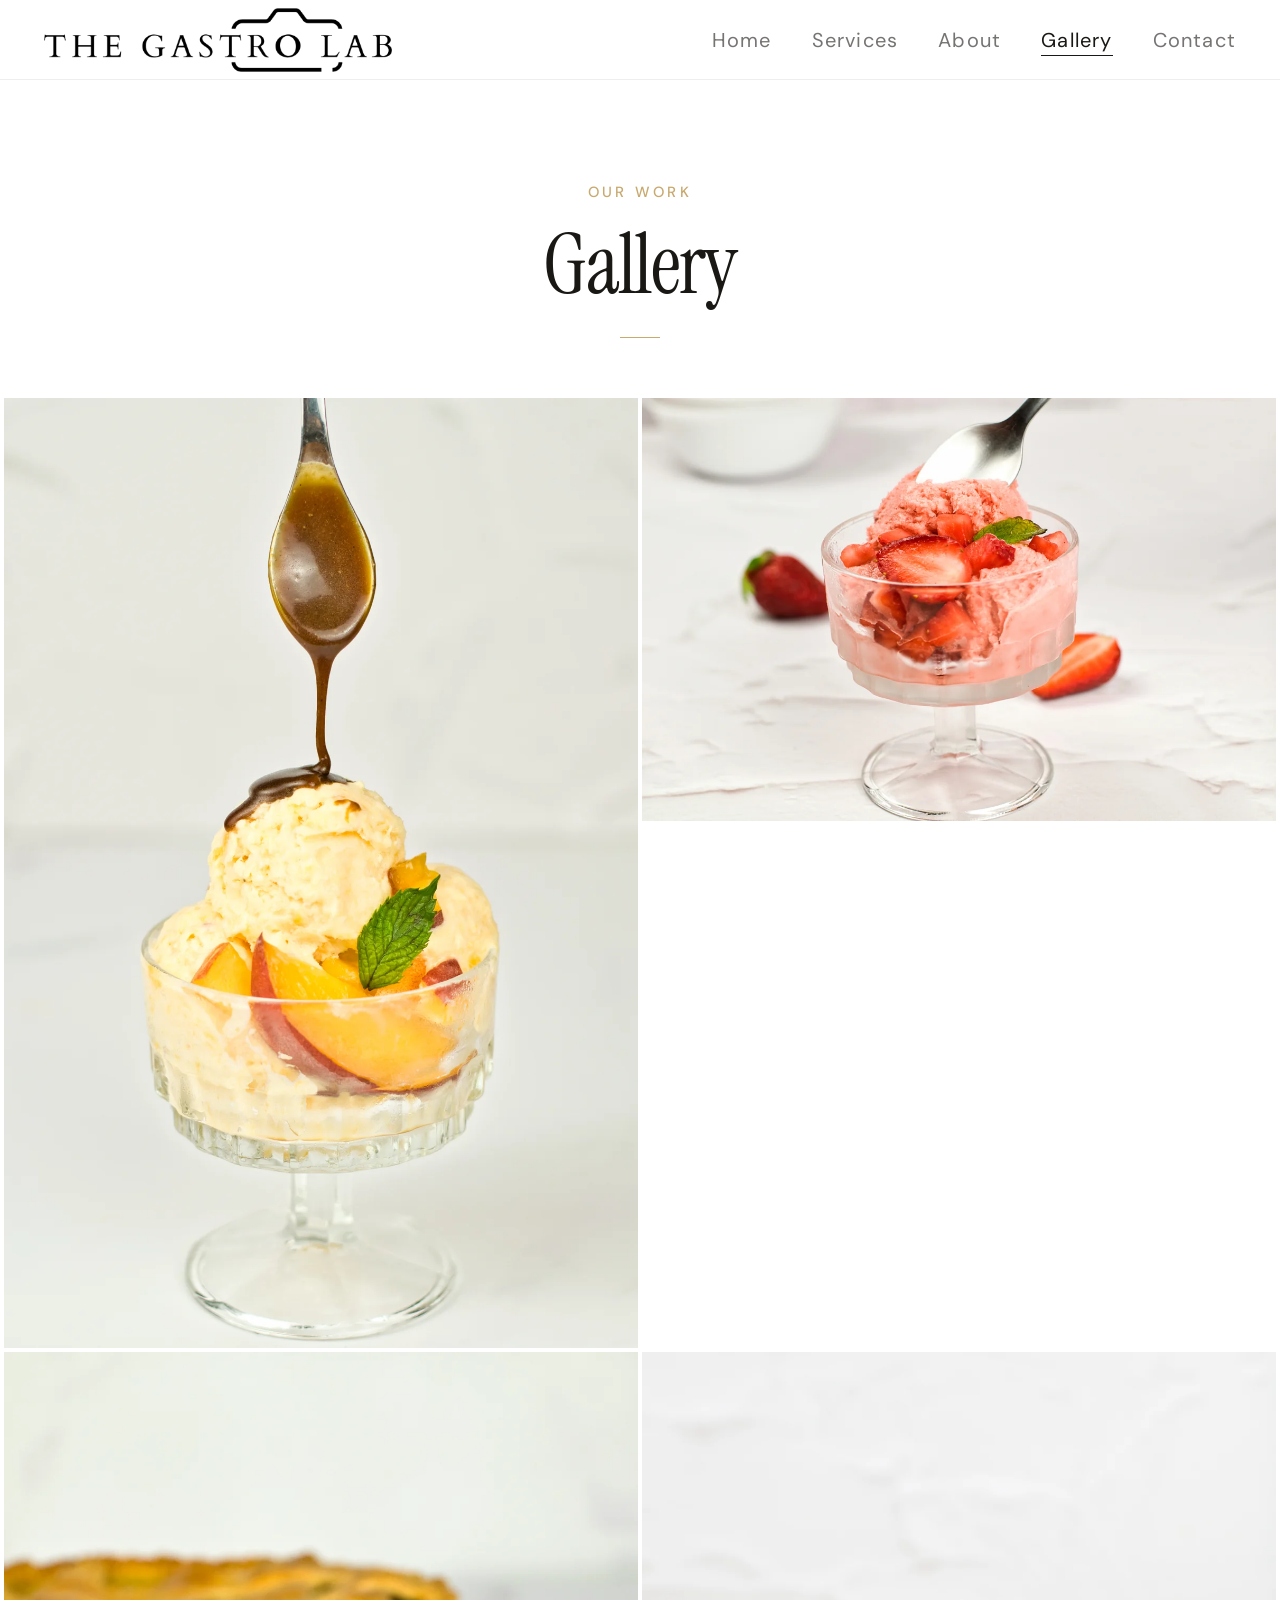
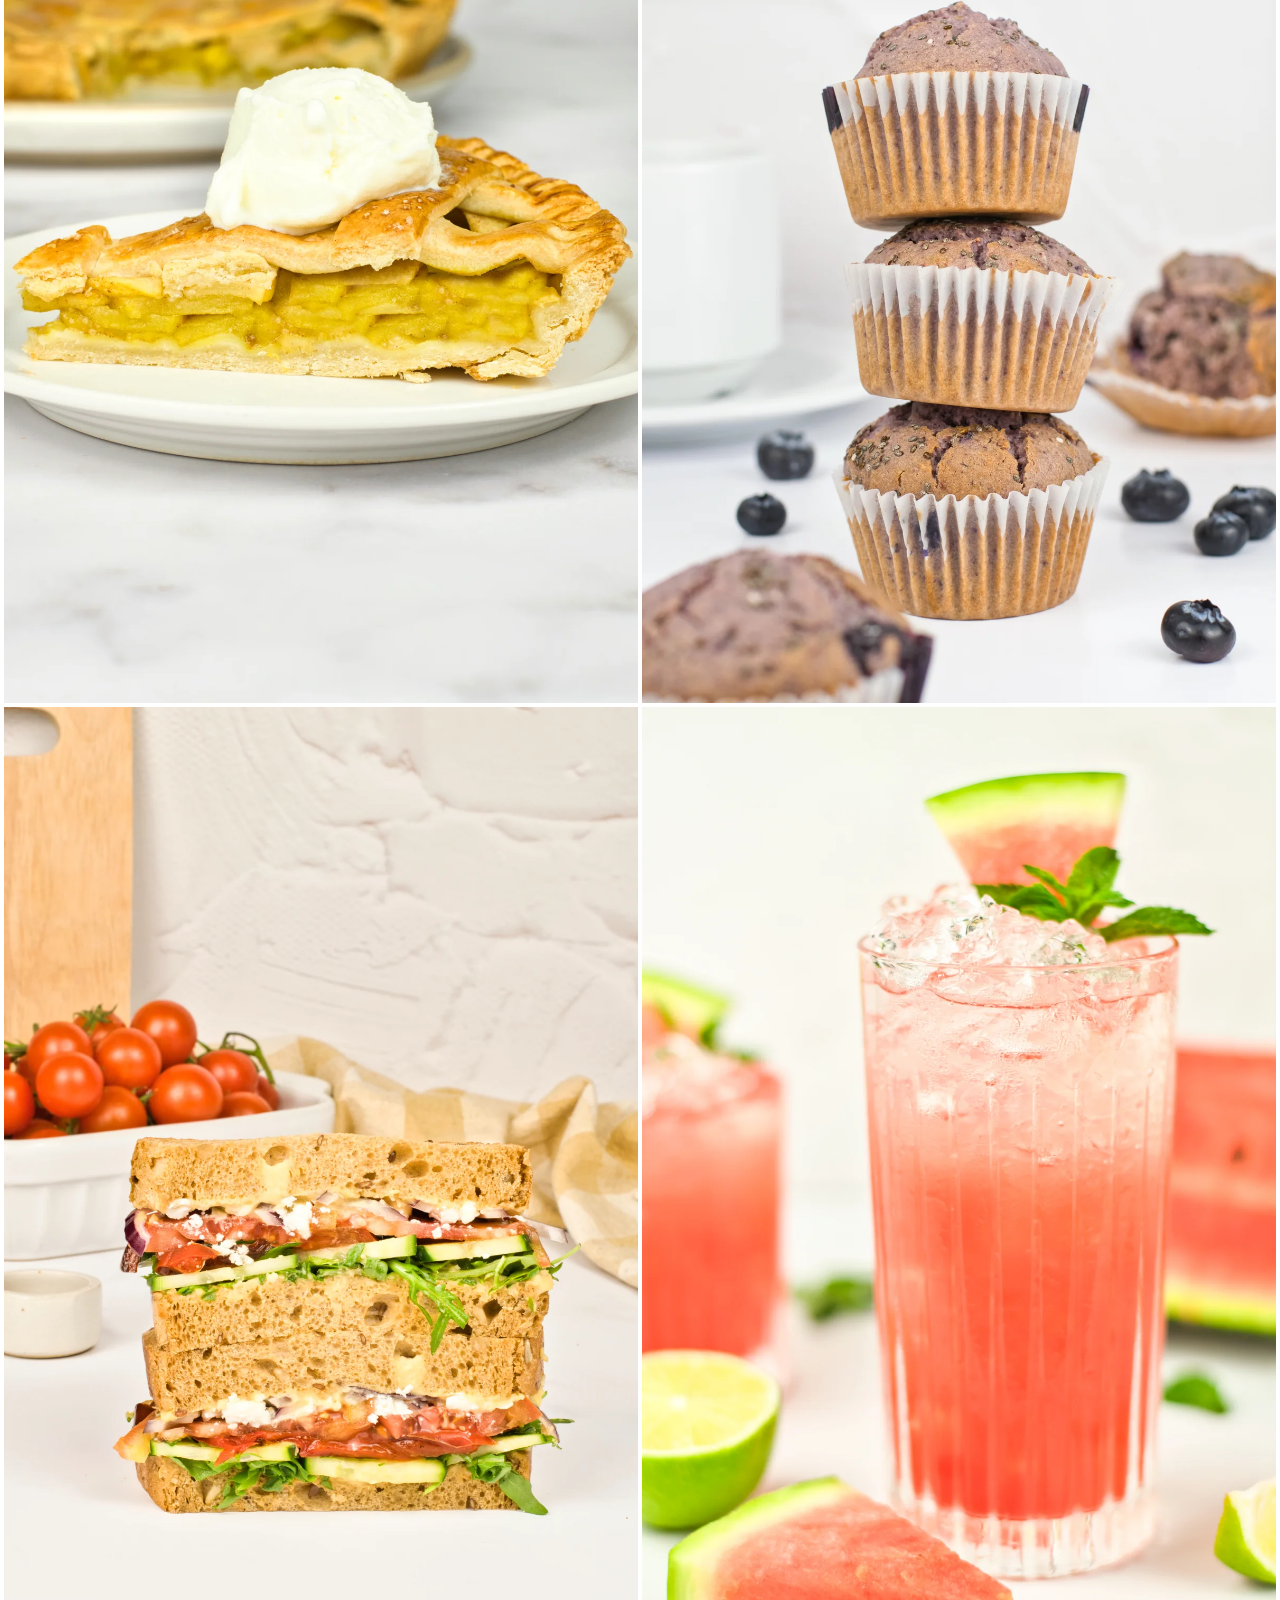
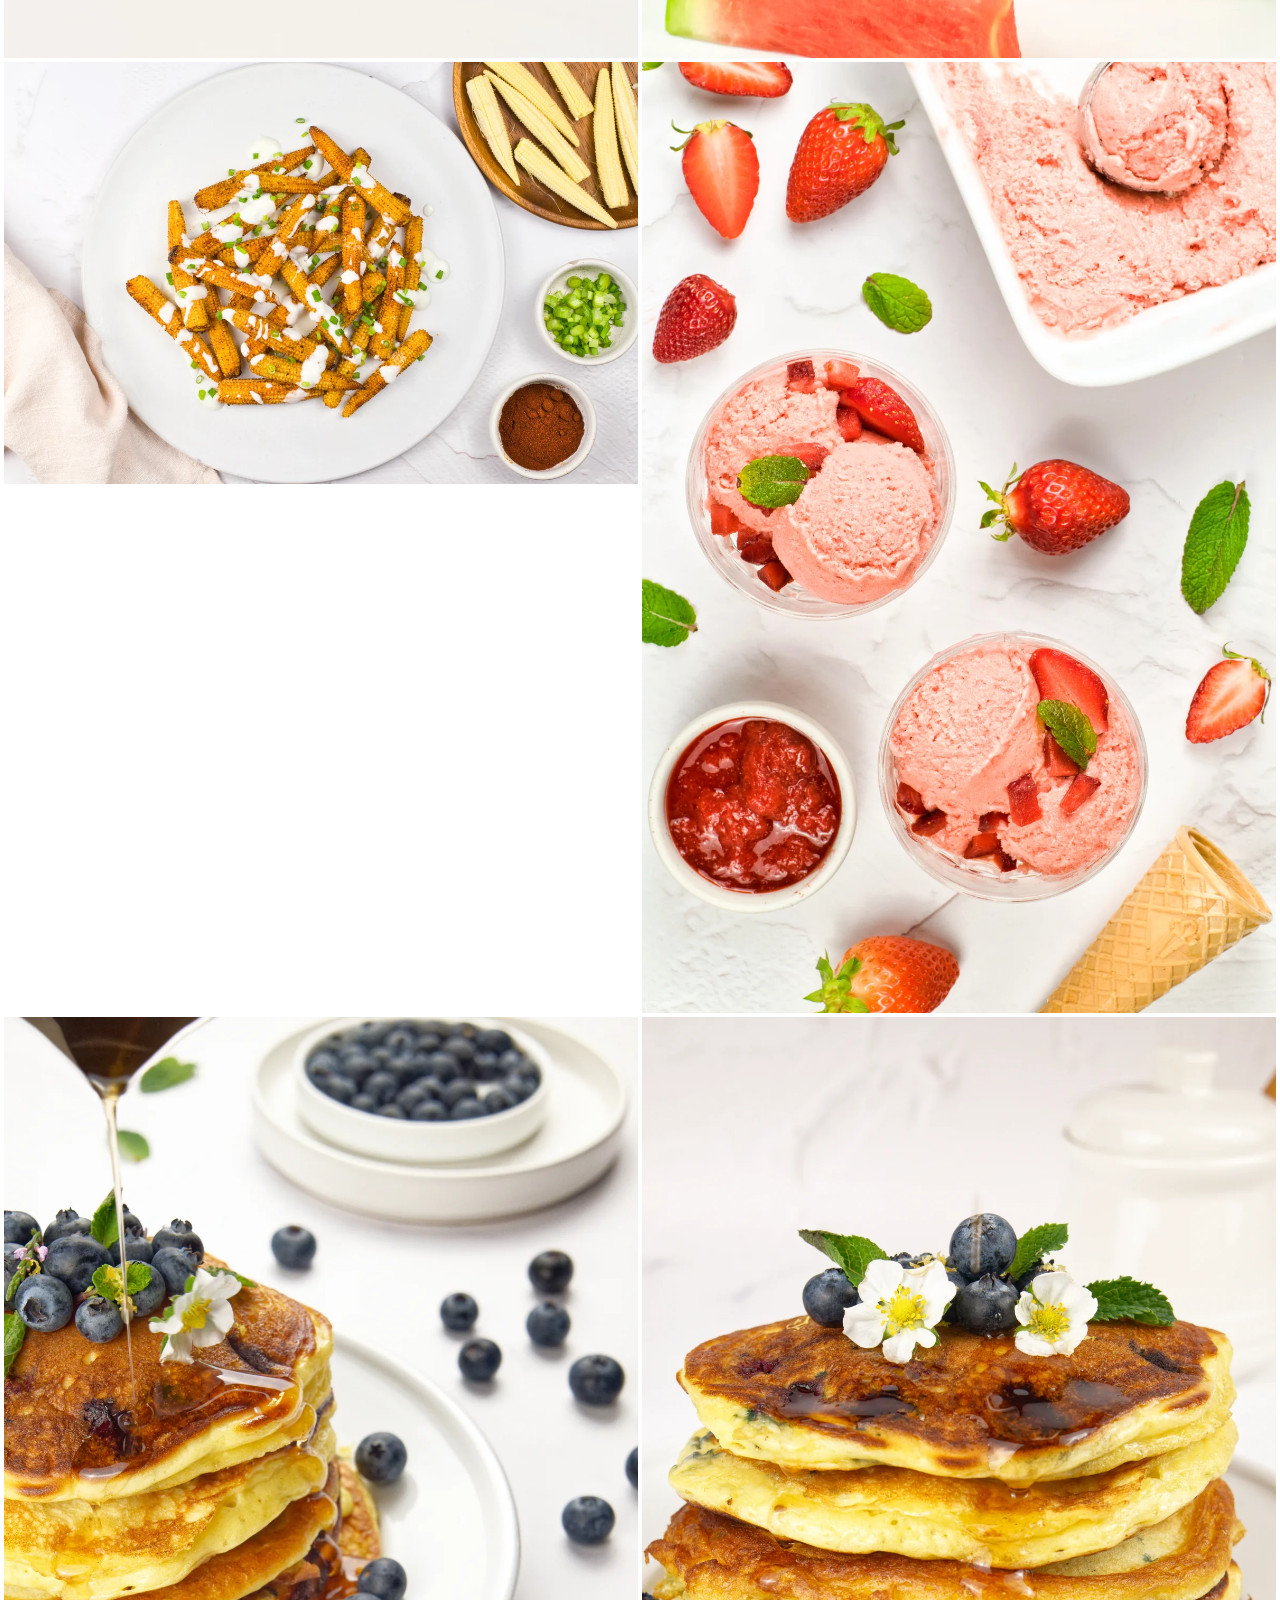
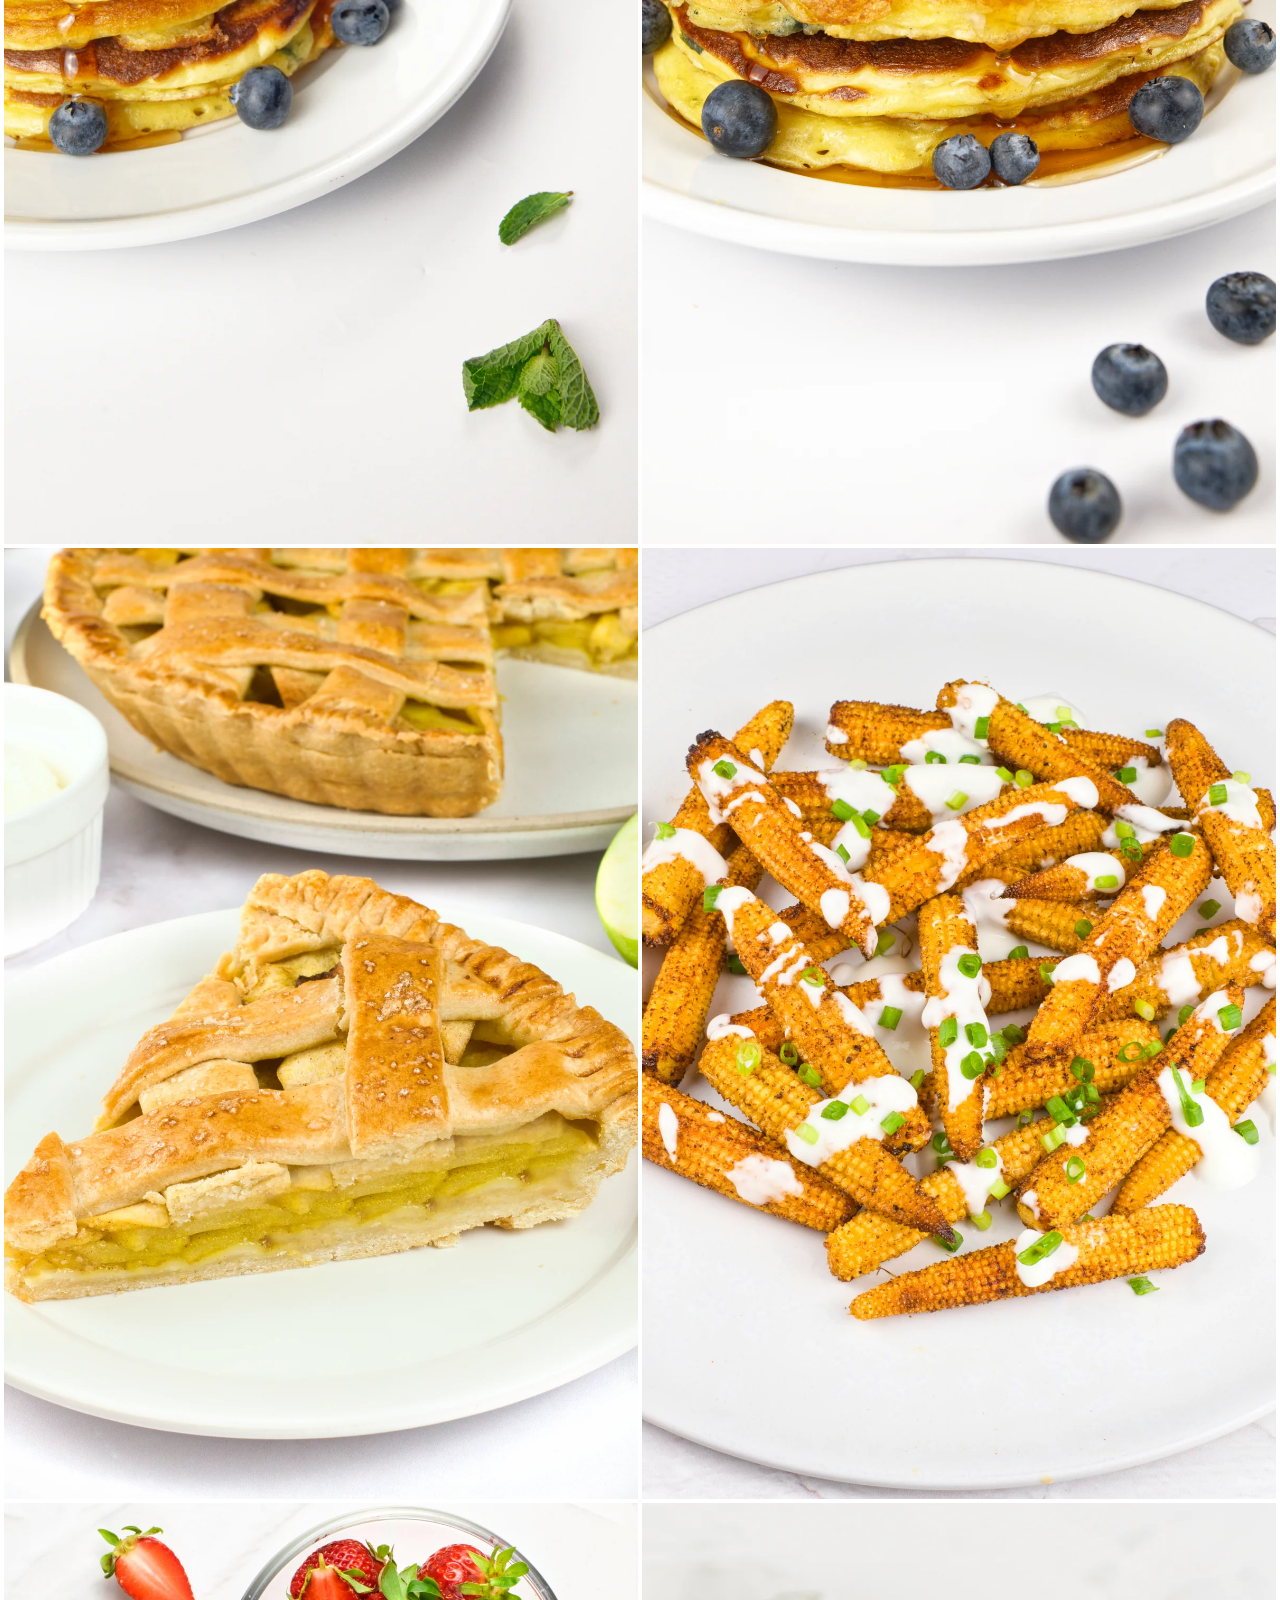
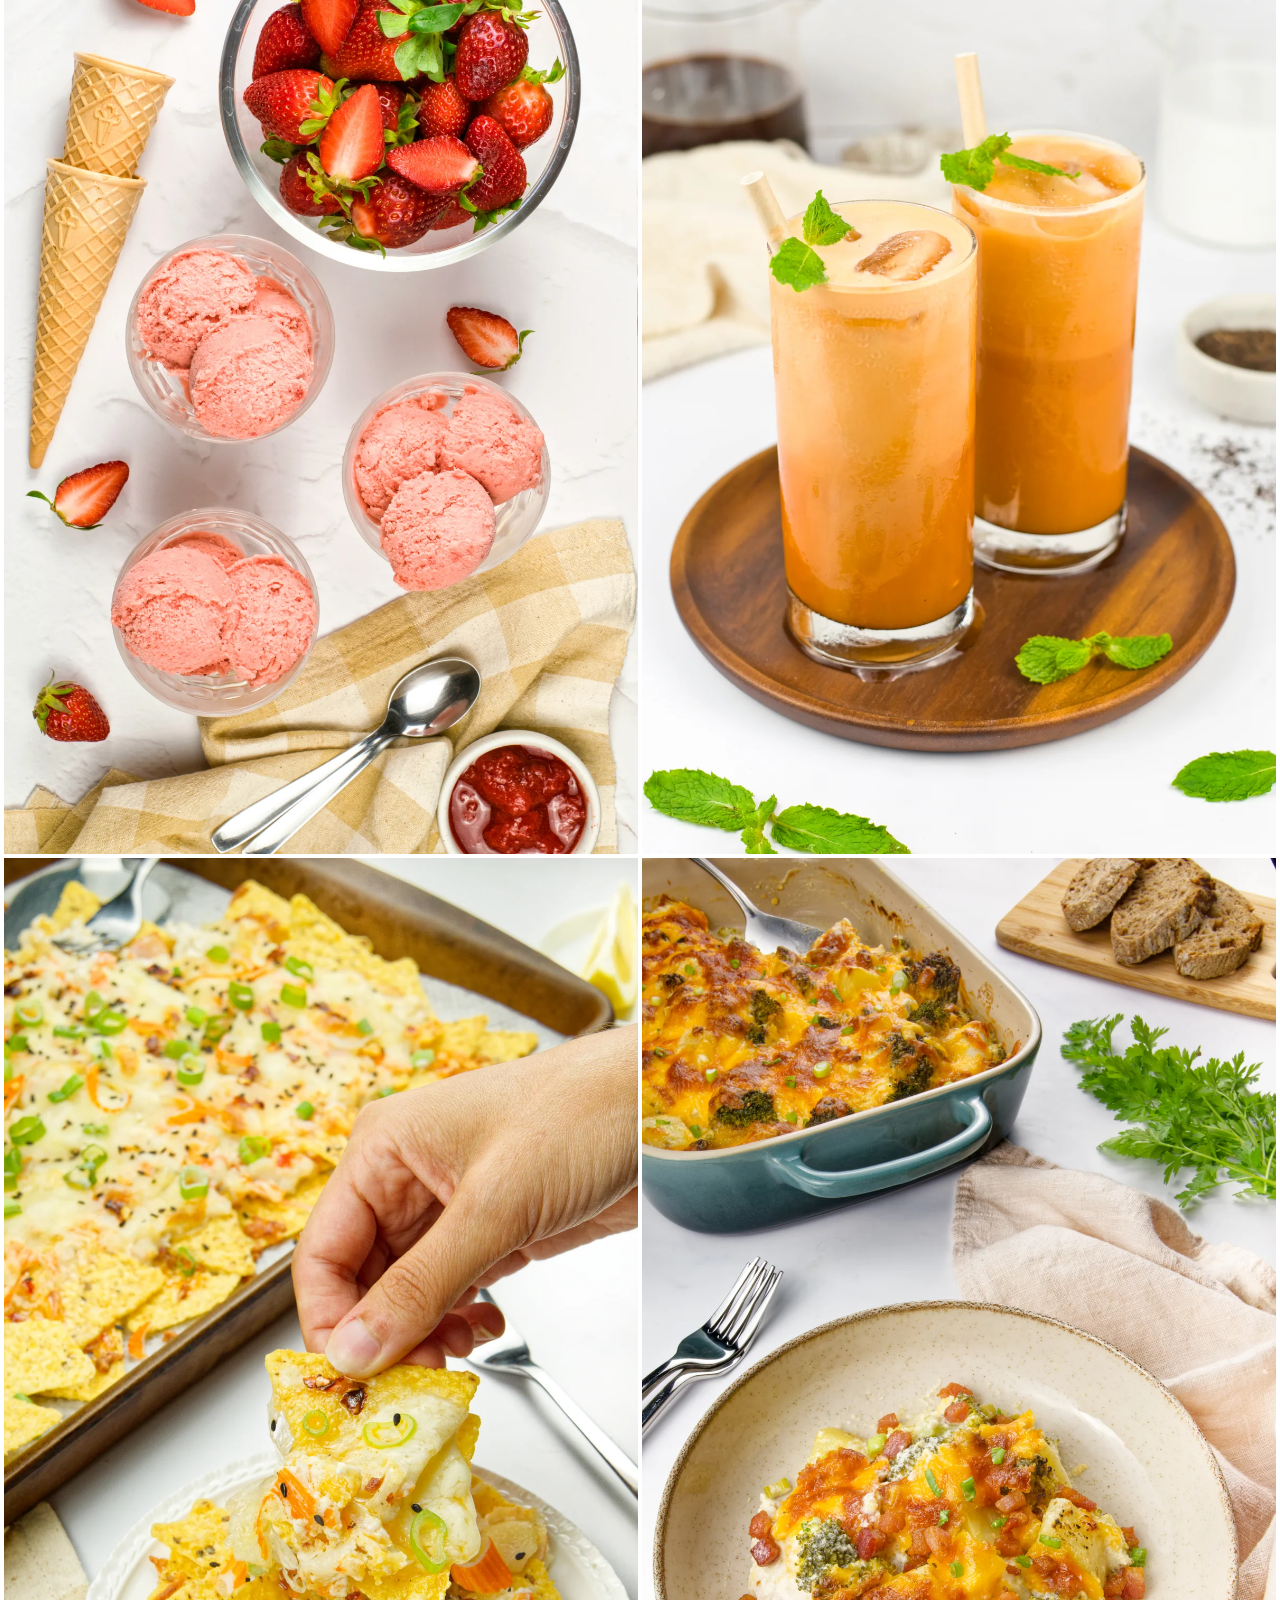
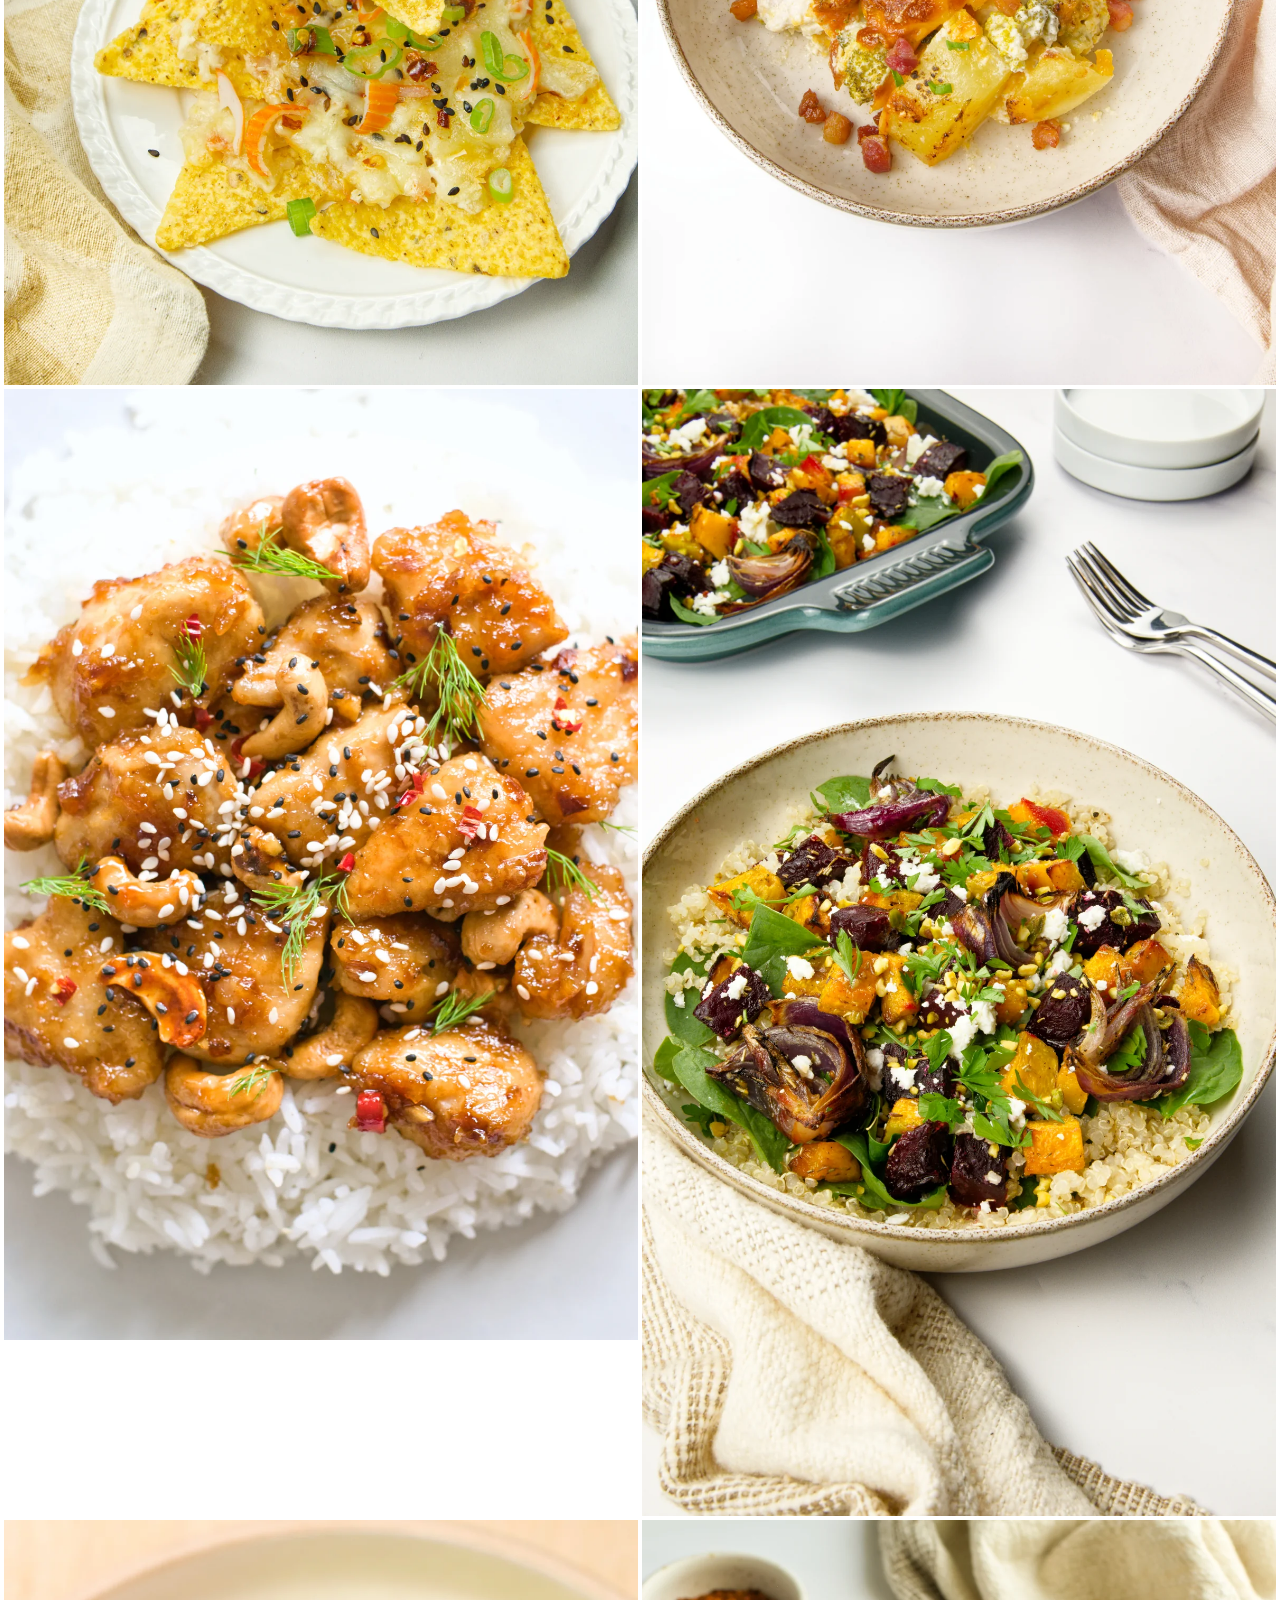
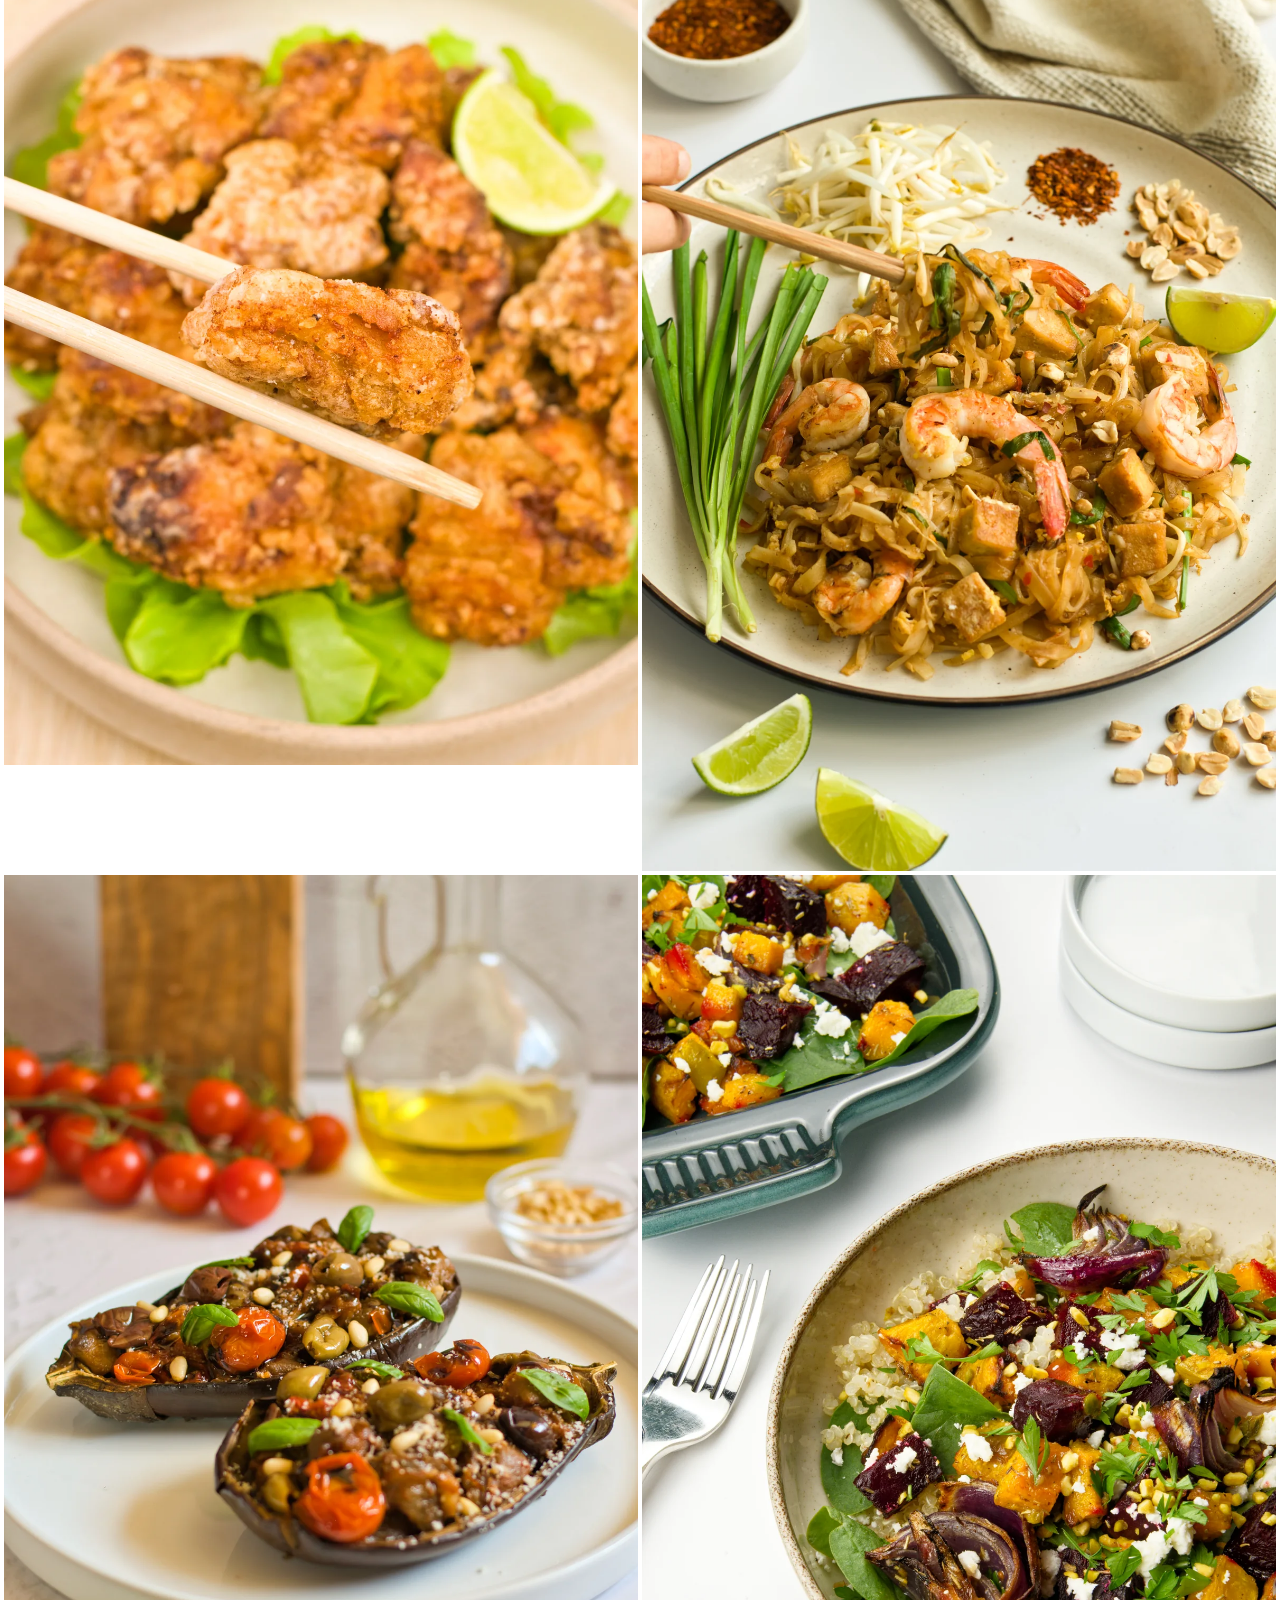
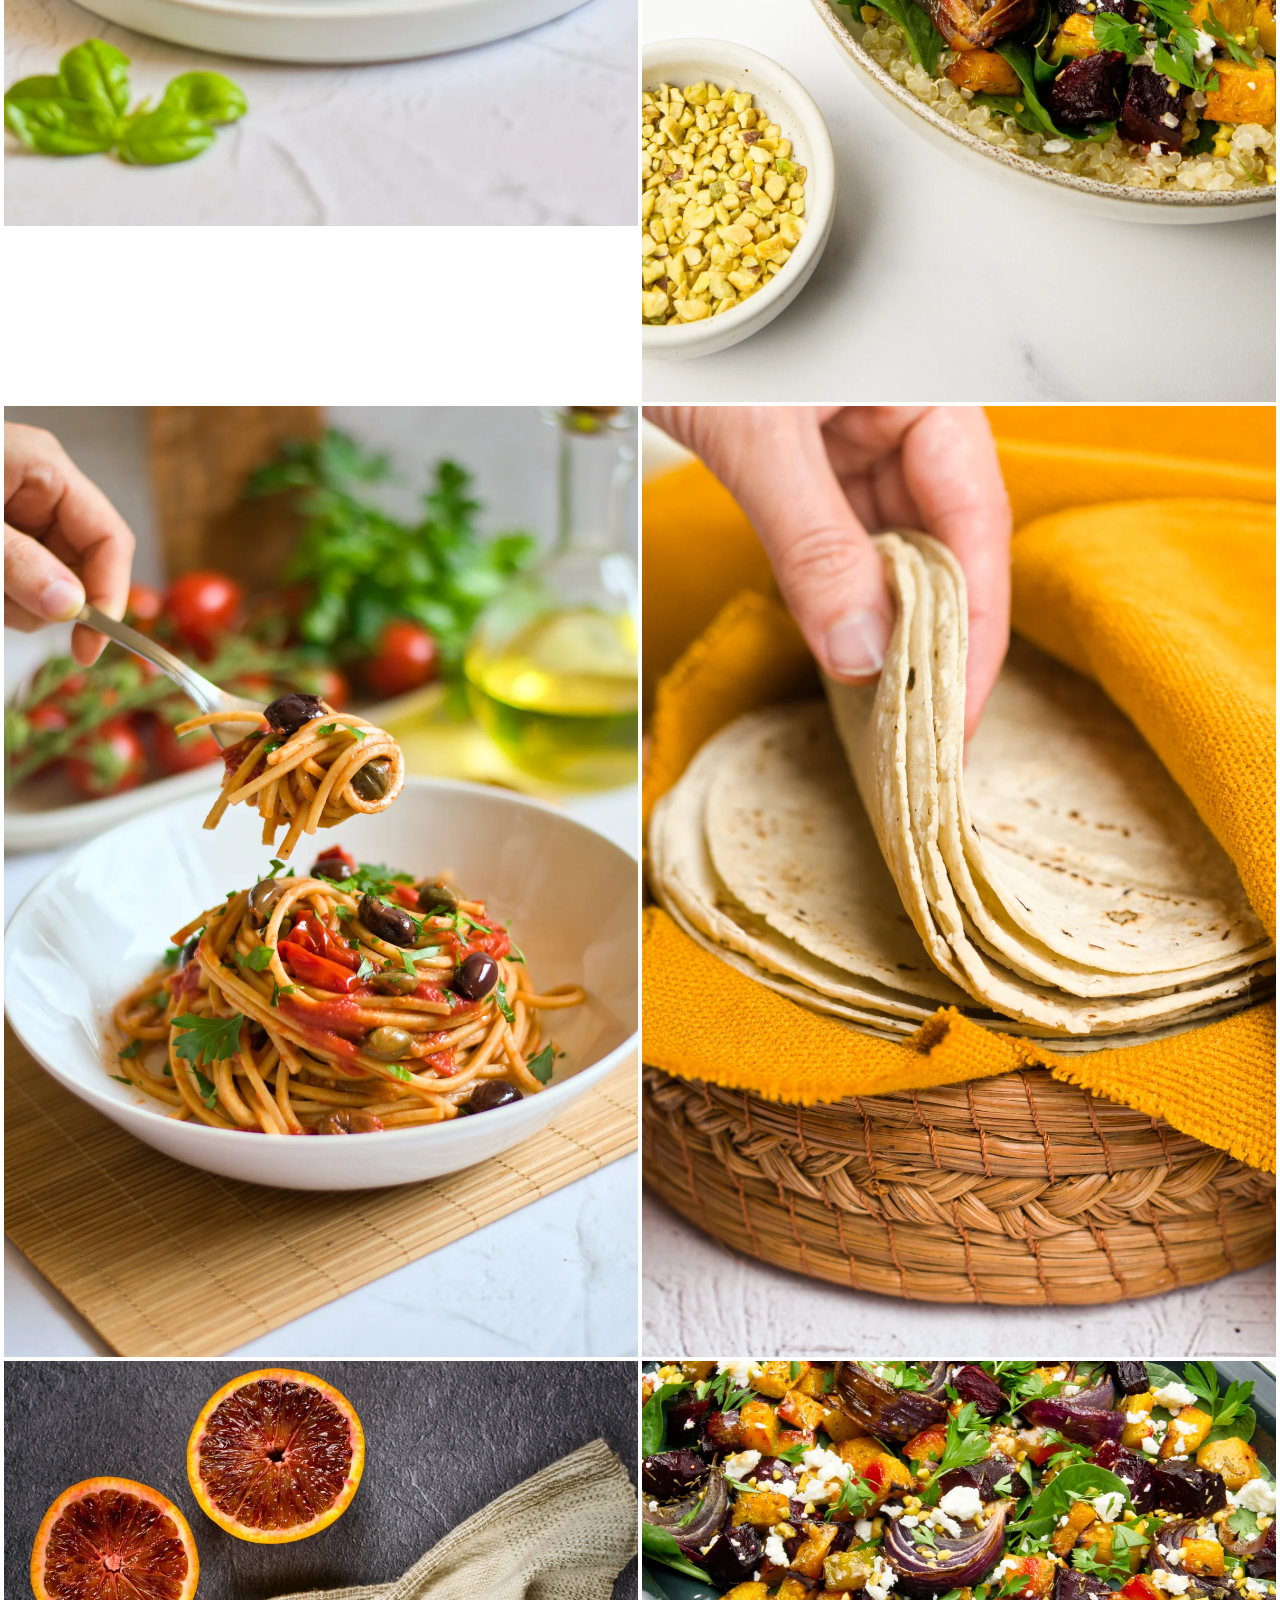
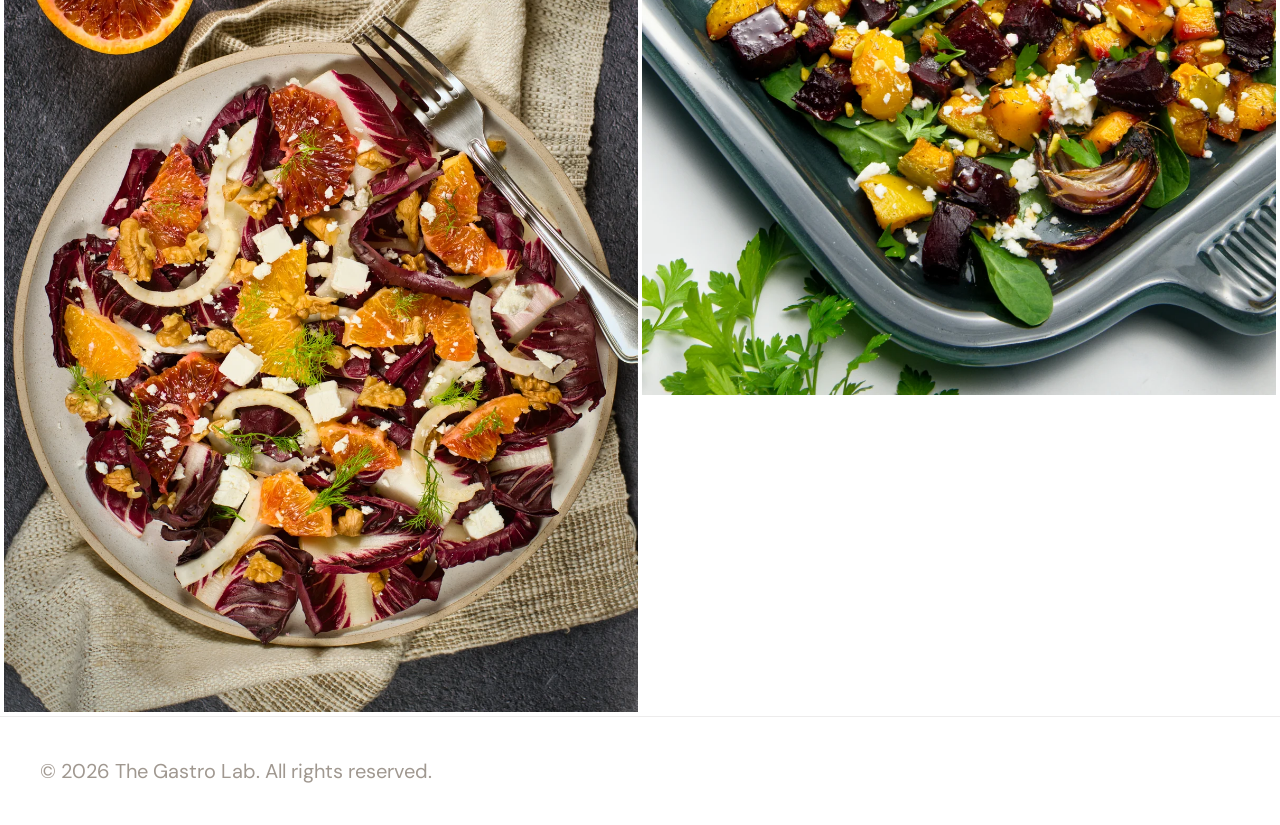
<file: gallery.html>
<!DOCTYPE html>
<html lang="en">
<head>
  <meta charset="UTF-8">
  <meta name="viewport" content="width=device-width, initial-scale=1.0">
  <title>Gallery — The Gastro Lab</title>
  <meta name="description" content="Food photography portfolio by The Gastro Lab — professional images for food bloggers and recipe websites.">
  <link rel="preconnect" href="https://fonts.googleapis.com">
  <link rel="preconnect" href="https://fonts.gstatic.com" crossorigin>
  <link href="https://fonts.googleapis.com/css2?family=Instrument+Serif:ital@0;1&family=DM+Sans:opsz,wght@9..40,300;9..40,400;9..40,500&display=swap" rel="stylesheet">
  <link rel="stylesheet" href="styles-v4.css">
  <style>
    body.page-gallery { background: #ffffff; }

    body.page-gallery nav {
      background: #ffffff;
      border-bottom-color: rgba(26,24,20,0.07);
    }
    body.page-gallery nav.scrolled { box-shadow: 0 2px 16px rgba(26,24,20,0.07); }
    body.page-gallery .nav-logo-img        { filter: brightness(0); }
    body.page-gallery .nav-links a         { color: rgba(26,24,20,0.6); }
    body.page-gallery .nav-links a:hover,
    body.page-gallery .nav-links a.active  { color: #1a1814; }
    body.page-gallery .nav-links a::after  { background: #1a1814; }
    body.page-gallery .nav-toggle span     { background: #1a1814; }

    @media (max-width: 768px) {
      body.page-gallery .nav-links.open { background: rgba(10,10,10,0.97); }
      body.page-gallery .nav-links.open a { color: rgba(245,240,232,0.8); }
      body.page-gallery .nav-links.open a:hover,
      body.page-gallery .nav-links.open a.active { color: #fff; }
    }

    /* ── PAGE TITLE ── */
    .gallery-header {
      padding: 100px 28px 60px;
      text-align: center;
      background: #ffffff;
    }
    .gallery-header .label {
      display: block;
      margin-bottom: 16px;
      font-size: 0.82rem;
      letter-spacing: 0.22em;
    }
    .gallery-header h1 {
      font-size: clamp(2.8rem, 6vw, 5rem);
      color: #1a1814;
      line-height: 1.05;
      letter-spacing: -0.02em;
    }
    .gallery-header-divider {
      width: 40px;
      height: 1px;
      background: var(--gold);
      margin: 28px auto 0;
    }

    /* ── GRID ── */
    .gallery-grid {
      display: grid;
      grid-template-columns: 1fr 1fr;
      gap: 4px;
      padding: 0 4px 4px;
      align-items: start;
    }

    .gallery-grid-item {
      overflow: hidden;
      background: #f0ece6;
      display: block;
    }

    .gallery-grid-item img {
      width: 100%;
      height: auto;
      display: block;
      transition: transform 0.7s cubic-bezier(0.25,0.46,0.45,0.94);
    }
    .gallery-grid-item:hover img { transform: scale(1.03); }

    /* Footer */
    body.page-gallery footer {
      background: #ffffff;
      border-top-color: rgba(26,24,20,0.08);
    }
    body.page-gallery .footer-copy { color: #a09890; }
    body.page-gallery .footer-ig   { color: #8a7e72; }
    body.page-gallery .footer-ig:hover { color: var(--gold); }

    @media (max-width: 600px) {
      .gallery-grid { grid-template-columns: 1fr; gap: 3px; padding: 0 3px 3px; }
      .gallery-header { padding: 80px 28px 44px; }
    }
  </style>
</head>
<body class="page-gallery">

  <!-- NAV -->
  <nav id="navbar">
    <a href="index.html" class="nav-logo"><img src="images/logo.webp" alt="The Gastro Lab" class="nav-logo-img"></a>
    <ul class="nav-links" id="navLinks">
      <li><a href="index.html">Home</a></li>
      <li><a href="services.html">Services</a></li>
      <li><a href="about.html">About</a></li>
      <li><a href="gallery.html" class="active">Gallery</a></li>
      <li><a href="index.html#contact">Contact</a></li>
    </ul>
    <button class="nav-toggle" id="navToggle" aria-label="Open menu">
      <span></span><span></span><span></span>
    </button>
  </nav>

  <!-- HEADER -->
  <section class="gallery-header">
    <span class="label">Our Work</span>
    <h1>Gallery</h1>
    <div class="gallery-header-divider"></div>
  </section>

  <!-- GALLERY GRID — sorted light → dark by brightness -->
  <div class="gallery-grid">

    <!-- Row 1: very light, airy -->
    <div class="gallery-grid-item">
      <img src="images/gallery8.webp"  alt="Food photography" loading="lazy">
    </div>
    <div class="gallery-grid-item">
      <img src="images/gallery24.webp" alt="Food photography" loading="lazy">
    </div>
    <div class="gallery-grid-item">
      <img src="images/gallery6.webp"  alt="Food photography" loading="lazy">
    </div>

    <!-- Row 2: light -->
    <div class="gallery-grid-item">
      <img src="images/gallery14.webp" alt="Food photography" loading="lazy">
    </div>
    <div class="gallery-grid-item">
      <img src="images/gallery10.webp" alt="Food photography" loading="lazy">
    </div>
    <div class="gallery-grid-item">
      <img src="images/gallery3.webp"  alt="Food photography" loading="lazy">
    </div>

    <!-- Row 3: medium-light -->
    <div class="gallery-grid-item">
      <img src="images/gallery15.webp" alt="Food photography" loading="lazy">
    </div>
    <div class="gallery-grid-item">
      <img src="images/gallery13.webp" alt="Food photography" loading="lazy">
    </div>
    <div class="gallery-grid-item">
      <img src="images/gallery21.webp" alt="Food photography" loading="lazy">
    </div>

    <!-- Row 4: medium -->
    <div class="gallery-grid-item">
      <img src="images/gallery22.webp" alt="Food photography" loading="lazy">
    </div>
    <div class="gallery-grid-item">
      <img src="images/gallery5.webp"  alt="Food photography" loading="lazy">
    </div>
    <div class="gallery-grid-item">
      <img src="images/gallery25.webp" alt="Food photography" loading="lazy">
    </div>

    <!-- Row 5: medium -->
    <div class="gallery-grid-item">
      <img src="images/gallery4.webp"  alt="Food photography" loading="lazy">
    </div>
    <div class="gallery-grid-item">
      <img src="images/gallery12.webp" alt="Food photography" loading="lazy">
    </div>
    <div class="gallery-grid-item">
      <img src="images/gallery18.webp" alt="Food photography" loading="lazy">
    </div>

    <!-- Row 6: medium-dark -->
    <div class="gallery-grid-item">
      <img src="images/gallery23.webp" alt="Food photography" loading="lazy">
    </div>
    <div class="gallery-grid-item">
      <img src="images/gallery11.webp" alt="Food photography" loading="lazy">
    </div>
    <div class="gallery-grid-item">
      <img src="images/gallery20.webp" alt="Food photography" loading="lazy">
    </div>

    <!-- Row 7: darker -->
    <div class="gallery-grid-item">
      <img src="images/gallery2.webp"  alt="Food photography" loading="lazy">
    </div>
    <div class="gallery-grid-item">
      <img src="images/gallery17.webp" alt="Food photography" loading="lazy">
    </div>
    <div class="gallery-grid-item">
      <img src="images/gallery16.webp" alt="Food photography" loading="lazy">
    </div>

    <!-- Row 8: dark -->
    <div class="gallery-grid-item">
      <img src="images/gallery26.webp" alt="Food photography" loading="lazy">
    </div>
    <div class="gallery-grid-item">
      <img src="images/gallery1.webp"  alt="Food photography" loading="lazy">
    </div>
    <div class="gallery-grid-item">
      <img src="images/gallery9.webp"  alt="Food photography" loading="lazy">
    </div>

    <!-- Row 9: darkest/moodiest -->
    <div class="gallery-grid-item">
      <img src="images/gallery7.webp"  alt="Food photography" loading="lazy">
    </div>
    <div class="gallery-grid-item">
      <img src="images/gallery19.webp" alt="Food photography" loading="lazy">
    </div>

  </div>

  <!-- FOOTER -->
  <footer>
    <div class="footer-inner">
      <p class="footer-copy">© 2026 The Gastro Lab. All rights reserved.</p>
    </div>
  </footer>

  <script src="main.js"></script>
</body>
</html>
</file>
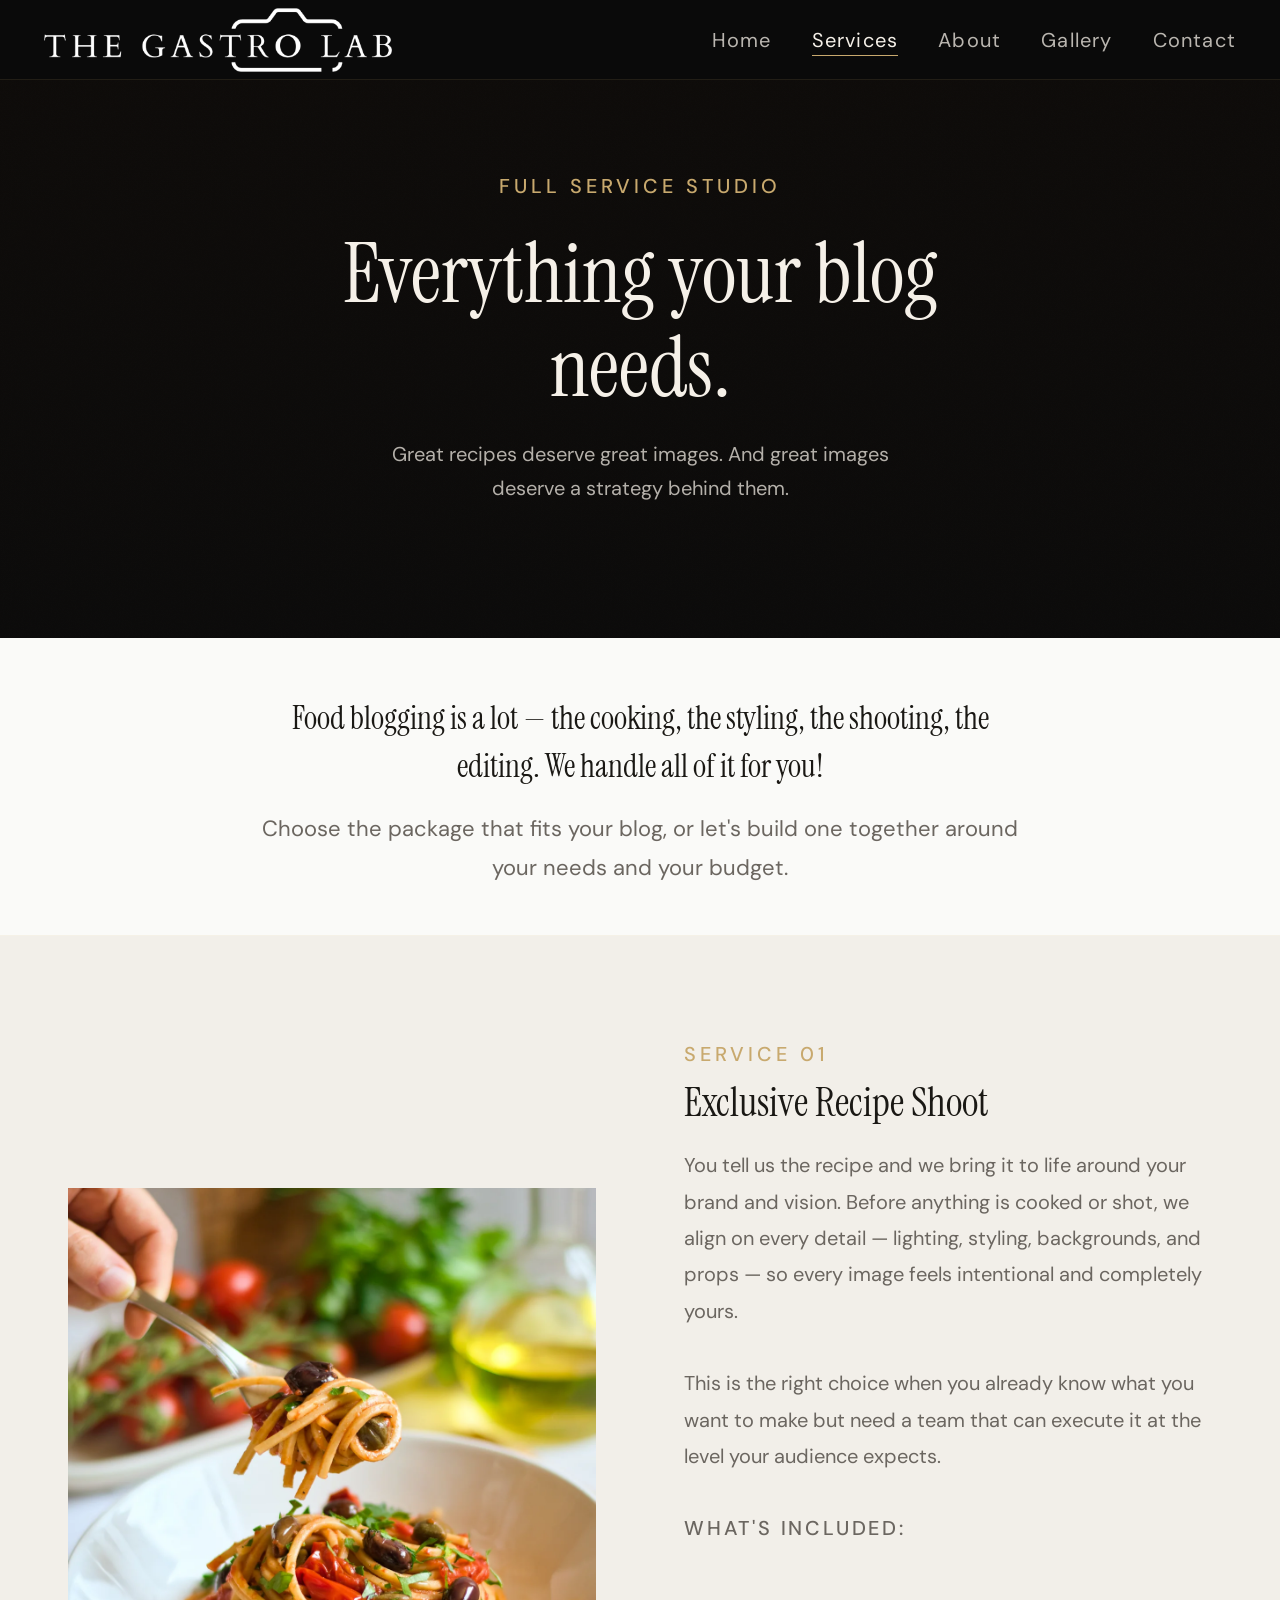
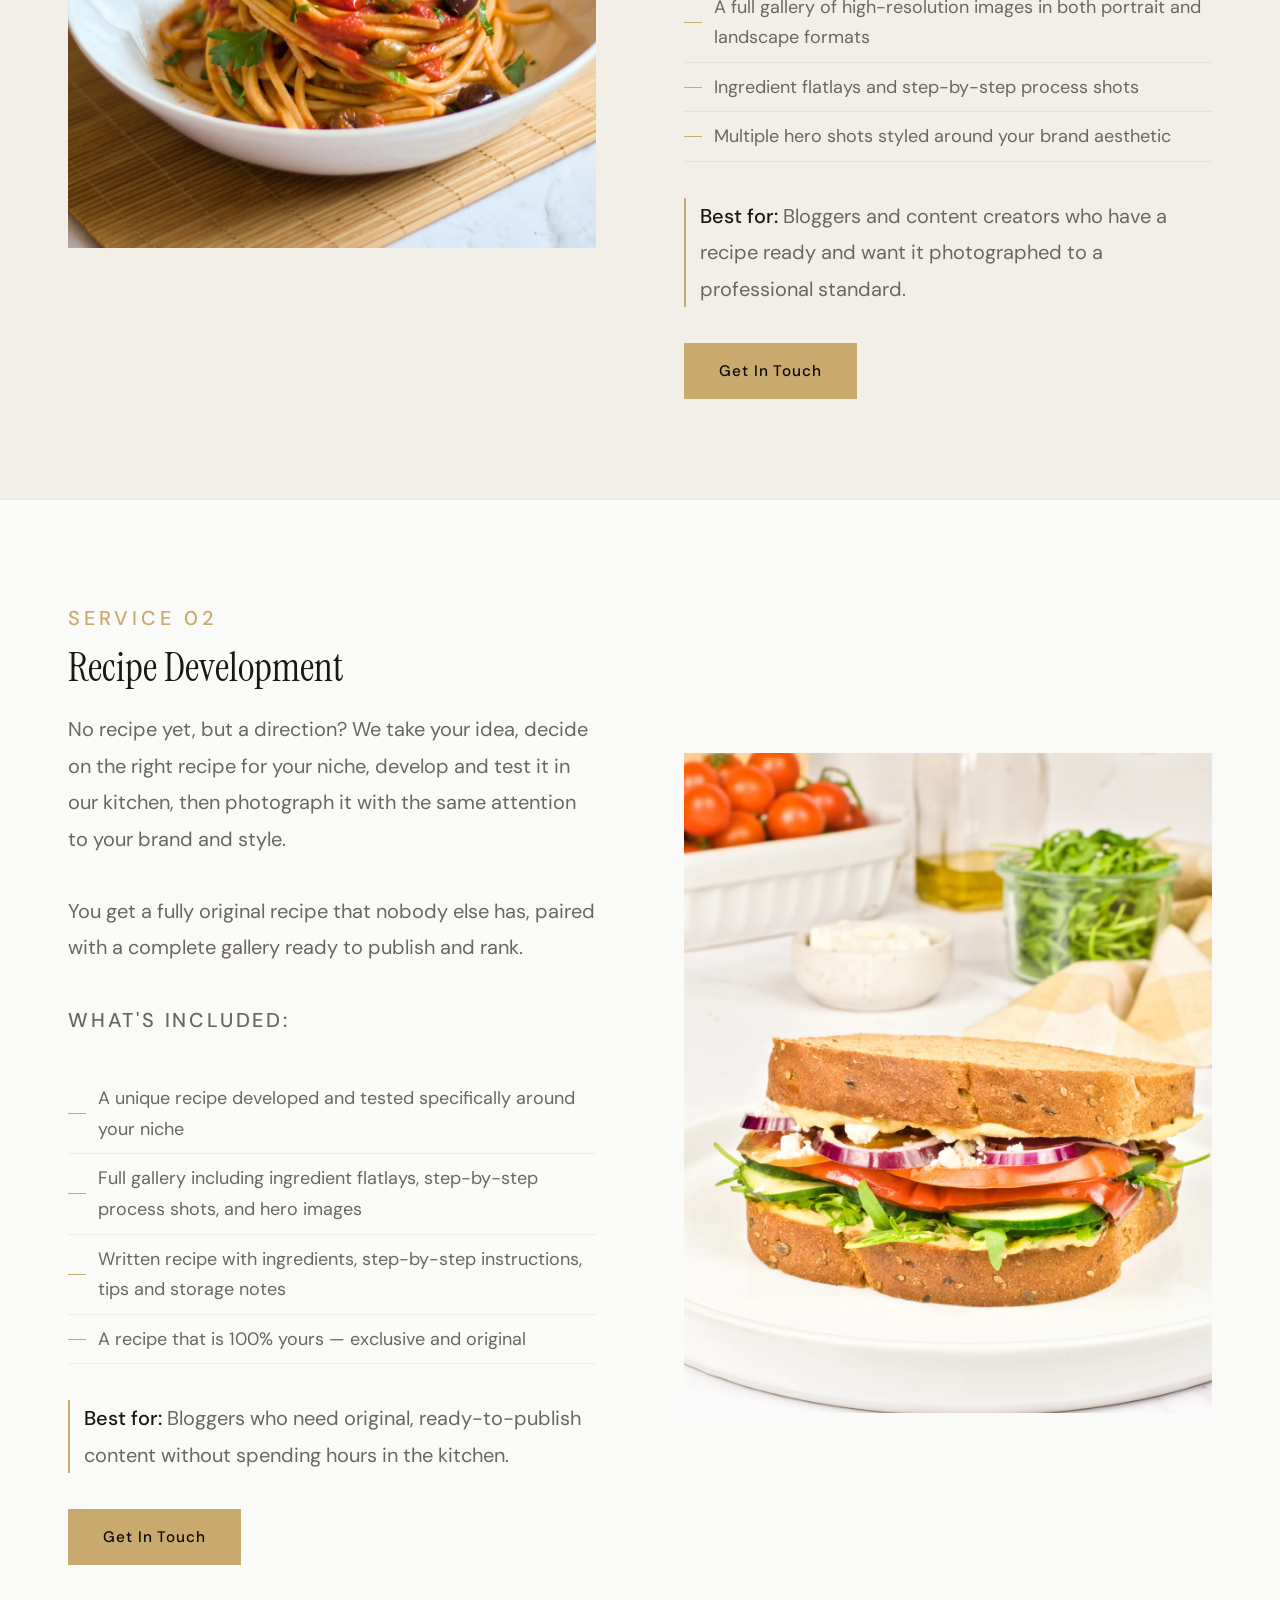
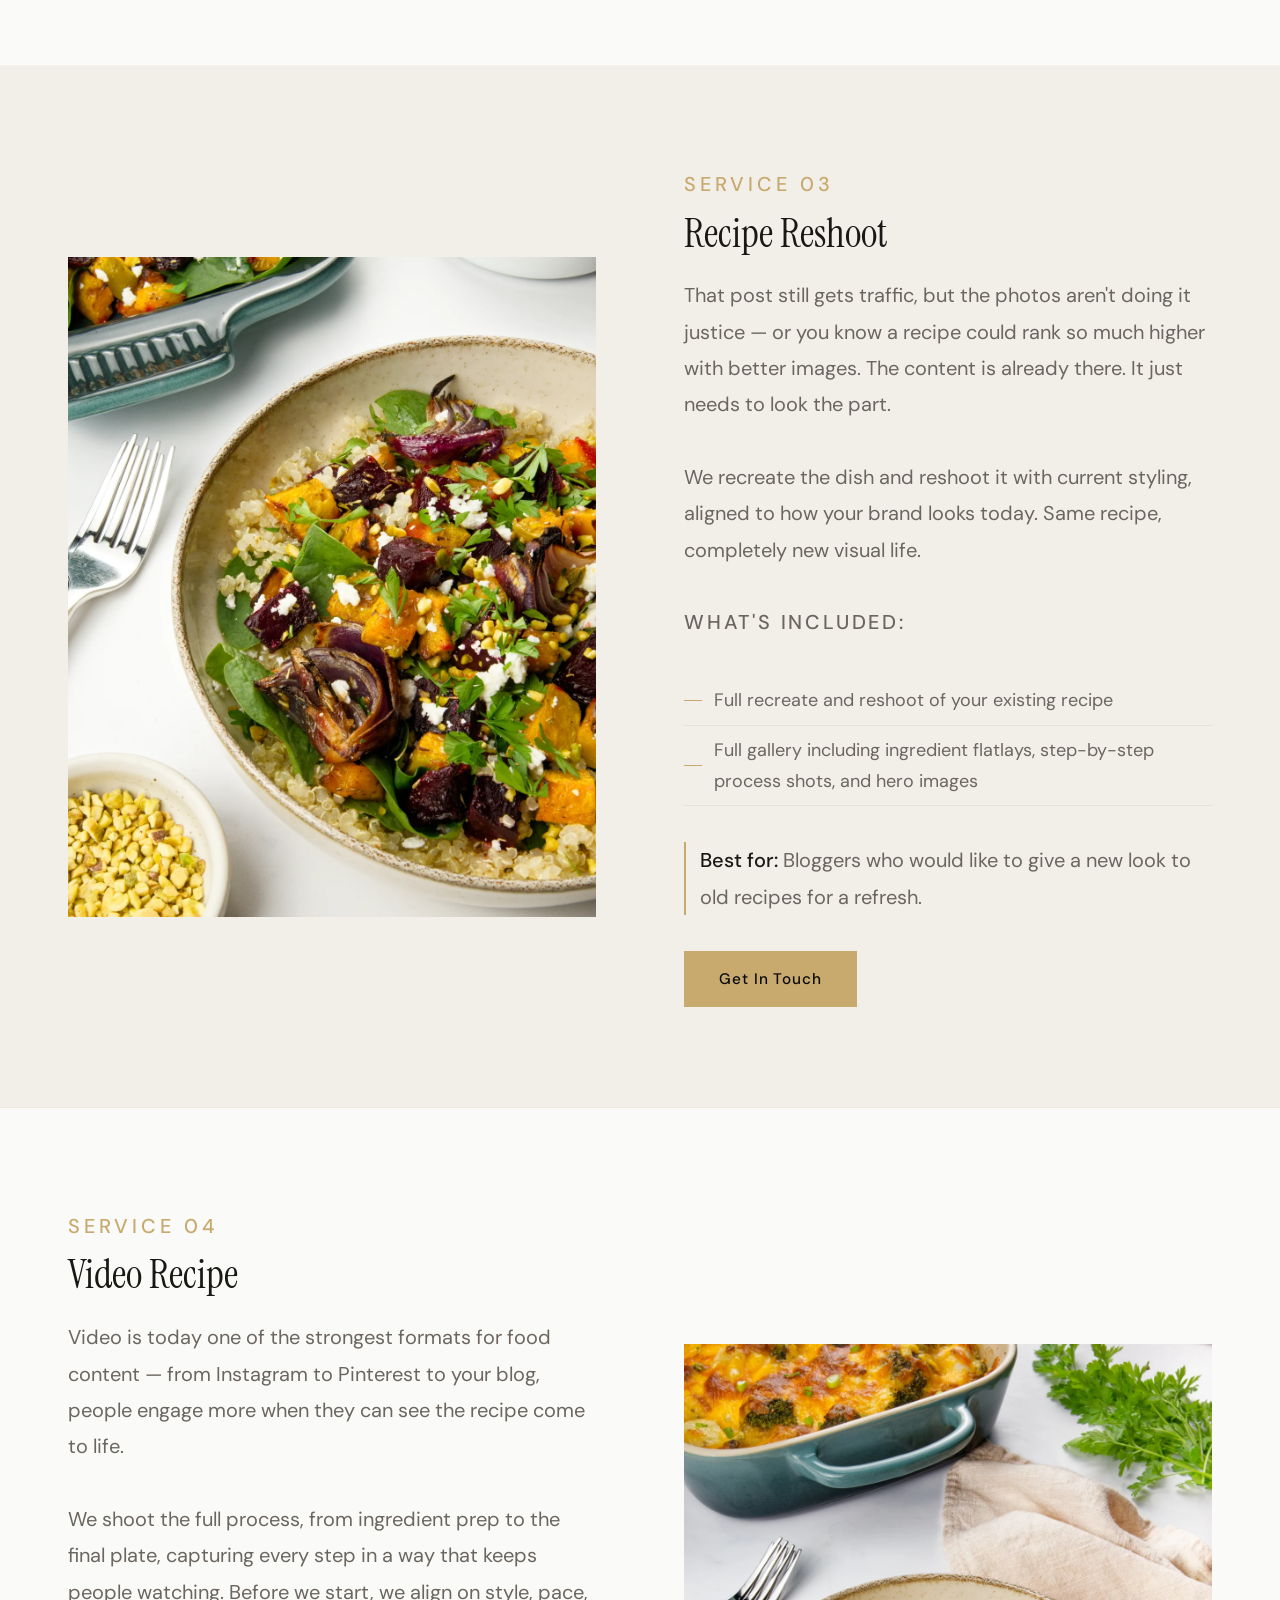
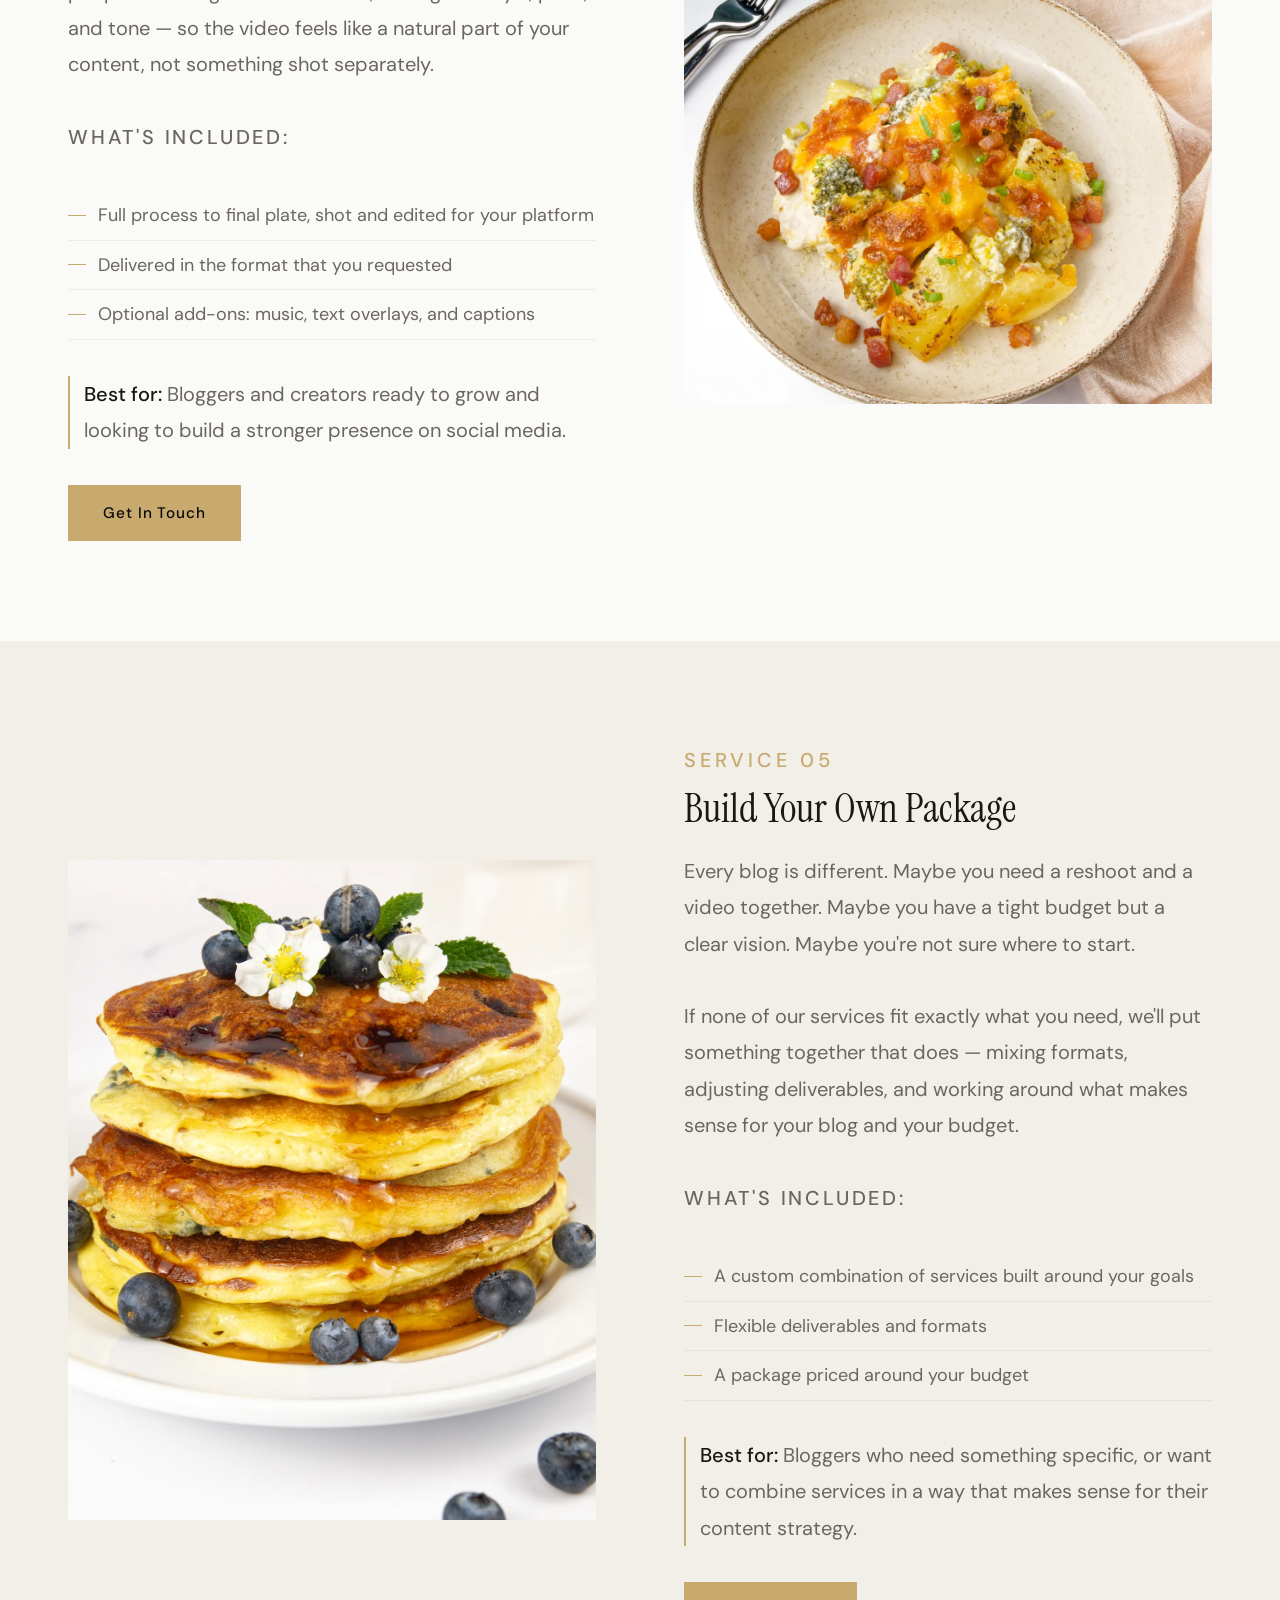
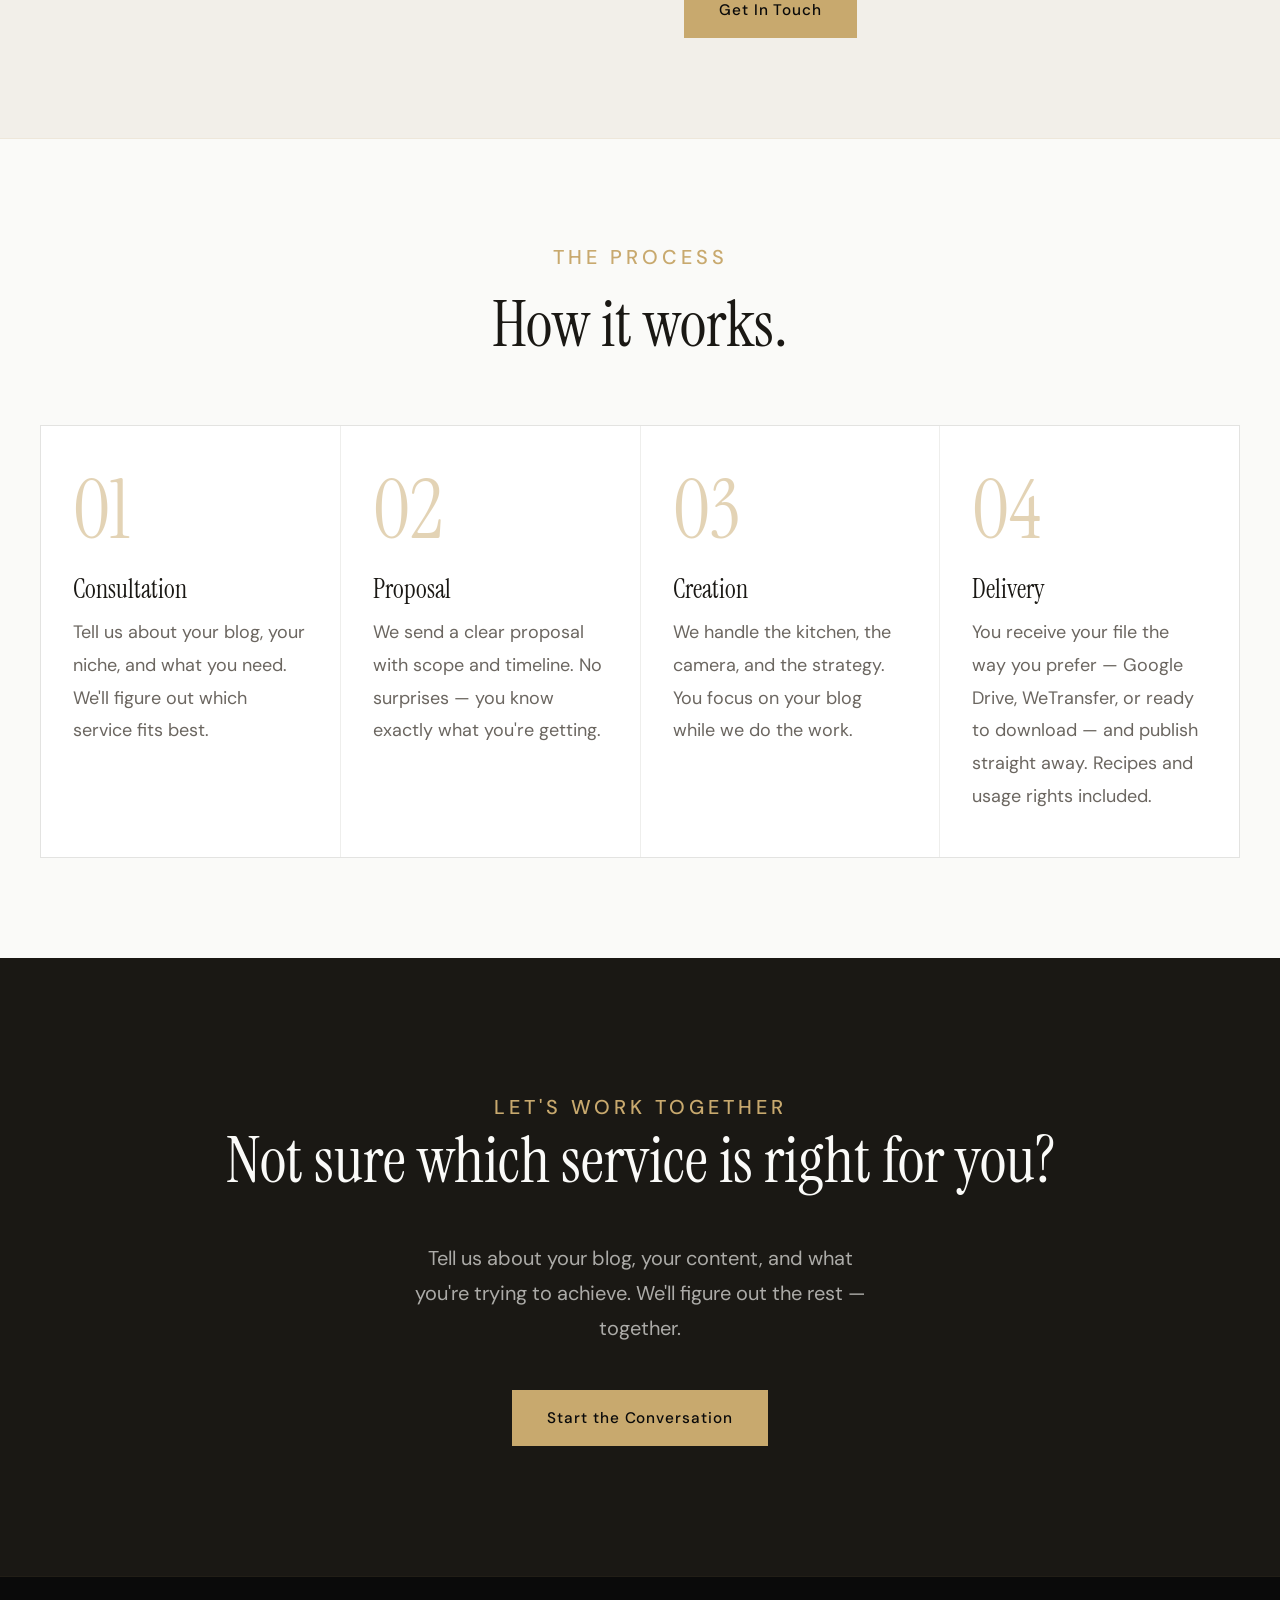
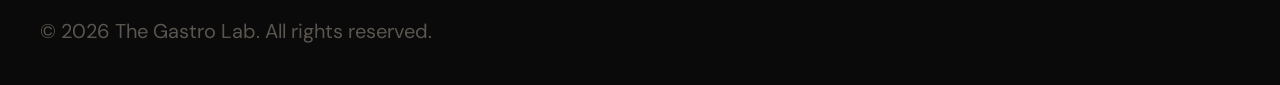
<file: services.html>
<!DOCTYPE html>
<html lang="en">
<head>
  <meta charset="UTF-8">
  <meta name="viewport" content="width=device-width, initial-scale=1.0">
  <title>Services — The Gastro Lab</title>
  <meta name="description" content="Food photography, recipe development, reshoots, and video for food bloggers. Professional studio quality, delivered for your blog.">
  <link rel="preconnect" href="https://fonts.googleapis.com">
  <link rel="preconnect" href="https://fonts.gstatic.com" crossorigin>
  <link href="https://fonts.googleapis.com/css2?family=Instrument+Serif:ital@0;1&family=DM+Sans:opsz,wght@9..40,300;9..40,400;9..40,500&display=swap" rel="stylesheet">
  <link rel="stylesheet" href="styles-v4.css">
</head>
<body class="page-services">

  <!-- NAV -->
  <nav id="navbar">
    <a href="index.html" class="nav-logo"><img src="images/logo.webp" alt="The Gastro Lab" class="nav-logo-img"></a>
    <ul class="nav-links" id="navLinks">
      <li><a href="index.html">Home</a></li>
      <li><a href="services.html" class="active">Services</a></li>
      <li><a href="about.html">About</a></li>
      <li><a href="gallery.html">Gallery</a></li>
      <li><a href="index.html#contact">Contact</a></li>
    </ul>
    <button class="nav-toggle" id="navToggle" aria-label="Open menu">
      <span></span><span></span><span></span>
    </button>
  </nav>

  <!-- HERO -->
  <section class="hero hero--short">
    <div class="hero-bg" style="background-image:url('images/services-hero.webp')"></div>
    <div class="hero-overlay"></div>
    <div class="hero-content">
      <p class="label">Full Service Studio</p>
      <h1>Everything your blog needs.</h1>
      <p class="hero-subhead">Great recipes deserve great images. And great images deserve a strategy behind them.</p>
    </div>
  </section>

  <!-- INTRO -->
  <section class="svc-intro-section">
    <div class="svc-intro-inner">
      <p class="svc-intro-lead">Food blogging is a lot — the cooking, the styling, the shooting, the editing. We handle all of it for you!</p>
      <p class="svc-intro-sub">Choose the package that fits your blog, or let's build one together around your needs and your budget.</p>
    </div>
  </section>

  <!-- SERVICE 1: EXCLUSIVE RECIPE SHOOT (image left) -->
  <section class="service-section" id="exclusive-shoot">
    <div class="service-layout">
      <div class="svc-img">
        <img src="images/gallery1.webp" alt="Exclusive recipe shoot — food photography" loading="lazy">
      </div>
      <div class="svc-text">
        <p class="label">Service 01</p>
        <h3>Exclusive Recipe Shoot</h3>
        <p>You tell us the recipe and we bring it to life around your brand and vision. Before anything is cooked or shot, we align on every detail — lighting, styling, backgrounds, and props — so every image feels intentional and completely yours.</p>
        <p>This is the right choice when you already know what you want to make but need a team that can execute it at the level your audience expects.</p>
        <p class="svc-includes-label">What's included:</p>
        <ul class="svc-includes">
          <li>A full gallery of high-resolution images in both portrait and landscape formats</li>
          <li>Ingredient flatlays and step-by-step process shots</li>
          <li>Multiple hero shots styled around your brand aesthetic</li>
        </ul>
        <p class="svc-best-for"><strong>Best for:</strong> Bloggers and content creators who have a recipe ready and want it photographed to a professional standard.</p>
        <a href="index.html#contact" class="btn btn-gold">Get In Touch</a>
      </div>
    </div>
  </section>

  <!-- SERVICE 2: RECIPE DEVELOPMENT (image right) -->
  <section class="service-section" id="recipe-development">
    <div class="service-layout service-layout--rev">
      <div class="svc-img">
        <img src="images/hero1.webp" alt="Recipe development — food photography" loading="lazy">
      </div>
      <div class="svc-text">
        <p class="label">Service 02</p>
        <h3>Recipe Development</h3>
        <p>No recipe yet, but a direction? We take your idea, decide on the right recipe for your niche, develop and test it in our kitchen, then photograph it with the same attention to your brand and style.</p>
        <p>You get a fully original recipe that nobody else has, paired with a complete gallery ready to publish and rank.</p>
        <p class="svc-includes-label">What's included:</p>
        <ul class="svc-includes">
          <li>A unique recipe developed and tested specifically around your niche</li>
          <li>Full gallery including ingredient flatlays, step-by-step process shots, and hero images</li>
          <li>Written recipe with ingredients, step-by-step instructions, tips and storage notes</li>
          <li>A recipe that is 100% yours — exclusive and original</li>
        </ul>
        <p class="svc-best-for"><strong>Best for:</strong> Bloggers who need original, ready-to-publish content without spending hours in the kitchen.</p>
        <a href="index.html#contact" class="btn btn-gold">Get In Touch</a>
      </div>
    </div>
  </section>

  <!-- SERVICE 3: RECIPE RESHOOT (image left) -->
  <section class="service-section" id="recipe-reshoot">
    <div class="service-layout">
      <div class="svc-img">
        <img src="images/gallery26.webp" alt="Recipe reshoot — professional food photography" loading="lazy">
      </div>
      <div class="svc-text">
        <p class="label">Service 03</p>
        <h3>Recipe Reshoot</h3>
        <p>That post still gets traffic, but the photos aren't doing it justice — or you know a recipe could rank so much higher with better images. The content is already there. It just needs to look the part.</p>
        <p>We recreate the dish and reshoot it with current styling, aligned to how your brand looks today. Same recipe, completely new visual life.</p>
        <p class="svc-includes-label">What's included:</p>
        <ul class="svc-includes">
          <li>Full recreate and reshoot of your existing recipe</li>
          <li>Full gallery including ingredient flatlays, step-by-step process shots, and hero images</li>
        </ul>
        <p class="svc-best-for"><strong>Best for:</strong> Bloggers who would like to give a new look to old recipes for a refresh.</p>
        <a href="index.html#contact" class="btn btn-gold">Get In Touch</a>
      </div>
    </div>
  </section>

  <!-- SERVICE 4: VIDEO RECIPE (image right) -->
  <section class="service-section" id="video-recipe">
    <div class="service-layout service-layout--rev">
      <div class="svc-img">
        <img src="images/gallery23.webp" alt="Video recipe production for food bloggers" loading="lazy">
      </div>
      <div class="svc-text">
        <p class="label">Service 04</p>
        <h3>Video Recipe</h3>
        <p>Video is today one of the strongest formats for food content — from Instagram to Pinterest to your blog, people engage more when they can see the recipe come to life.</p>
        <p>We shoot the full process, from ingredient prep to the final plate, capturing every step in a way that keeps people watching. Before we start, we align on style, pace, and tone — so the video feels like a natural part of your content, not something shot separately.</p>
        <p class="svc-includes-label">What's included:</p>
        <ul class="svc-includes">
          <li>Full process to final plate, shot and edited for your platform</li>
          <li>Delivered in the format that you requested</li>
          <li>Optional add-ons: music, text overlays, and captions</li>
        </ul>
        <p class="svc-best-for"><strong>Best for:</strong> Bloggers and creators ready to grow and looking to build a stronger presence on social media.</p>
        <a href="index.html#contact" class="btn btn-gold">Get In Touch</a>
      </div>
    </div>
  </section>

  <!-- SERVICE 5: BUILD YOUR OWN (image left) -->
  <section class="service-section" id="build-your-own">
    <div class="service-layout">
      <div class="svc-img">
        <img src="images/gallery22.webp" alt="Custom photography package for food bloggers" loading="lazy">
      </div>
      <div class="svc-text">
        <p class="label">Service 05</p>
        <h3>Build Your Own Package</h3>
        <p>Every blog is different. Maybe you need a reshoot and a video together. Maybe you have a tight budget but a clear vision. Maybe you're not sure where to start.</p>
        <p>If none of our services fit exactly what you need, we'll put something together that does — mixing formats, adjusting deliverables, and working around what makes sense for your blog and your budget.</p>
        <p class="svc-includes-label">What's included:</p>
        <ul class="svc-includes">
          <li>A custom combination of services built around your goals</li>
          <li>Flexible deliverables and formats</li>
          <li>A package priced around your budget</li>
        </ul>
        <p class="svc-best-for"><strong>Best for:</strong> Bloggers who need something specific, or want to combine services in a way that makes sense for their content strategy.</p>
        <a href="index.html#contact" class="btn btn-gold">Get In Touch</a>
      </div>
    </div>
  </section>

  <!-- HOW IT WORKS -->
  <section class="how-section">
    <div class="container">
      <div class="section-header">
        <p class="label">The Process</p>
        <h2>How it works.</h2>
      </div>
    </div>
    <div class="how-grid">
      <div class="how-step">
        <div class="how-num">01</div>
        <h4>Consultation</h4>
        <p>Tell us about your blog, your niche, and what you need. We'll figure out which service fits best.</p>
      </div>
      <div class="how-step">
        <div class="how-num">02</div>
        <h4>Proposal</h4>
        <p>We send a clear proposal with scope and timeline. No surprises — you know exactly what you're getting.</p>
      </div>
      <div class="how-step">
        <div class="how-num">03</div>
        <h4>Creation</h4>
        <p>We handle the kitchen, the camera, and the strategy. You focus on your blog while we do the work.</p>
      </div>
      <div class="how-step">
        <div class="how-num">04</div>
        <h4>Delivery</h4>
        <p>You receive your file the way you prefer — Google Drive, WeTransfer, or ready to download — and publish straight away. Recipes and usage rights included.</p>
      </div>
    </div>
  </section>

  <!-- CTA -->
  <section class="cta-section">
    <p class="label">Let's Work Together</p>
    <h2>Not sure which service is right for you?</h2>
    <p class="cta-body">Tell us about your blog, your content, and what you're trying to achieve. We'll figure out the rest — together.</p>
    <div class="cta-btns">
      <a href="index.html#contact" class="btn btn-gold">Start the Conversation</a>
    </div>
  </section>

  <!-- FOOTER -->
  <footer>
    <div class="footer-inner">
      <p class="footer-copy">© 2026 The Gastro Lab. All rights reserved.</p>
    </div>
  </footer>

  <script src="main.js"></script>
</body>
</html>
</file>
<file: styles-v4.css>
/* ============================================
   THE GASTRO LAB — STYLESHEET
   ============================================ */

/* ============================================
   ✏️  EASY EDIT — SERVICES CARD SECTION
   Change these values to resize the cards.
   ============================================ */
:root {
  /* Card grid */
  --svc-cols:           5;          /* number of columns: 3, 4, or 5 */
  --svc-grid-maxwidth:  1440px;     /* total width of the grid */
  --svc-card-padding:   40px 28px;  /* space inside each card */

  /* Card base text sizes (scaled by the +/- control bar) */
  --svc-title-size:     20px;
  --svc-body-size:      14px;
  --svc-link-size:      13px;

  /* Set by JS control bars — do not edit */
  --svc-scale:          1;
  --how-scale:          1;
}
/* ============================================ */

/* — VARIABLES — */
:root {
  --bg-primary:   #0a0a0a;
  --bg-secondary: #111111;
  --bg-card:      #161616;
  --bg-card-h:    #1c1c1c;
  --text:         #f5f0e8;
  --text-muted:   #9a9485;
  --text-dim:     #5a554f;
  --gold:         #C8A96E;
  --gold-light:   #d4b87a;
  --gold-glow:    rgba(200,169,110,0.25);
  --border:       rgba(200,169,110,0.12);
  --border-mid:   rgba(200,169,110,0.3);
  --overlay:      rgba(10,10,10,0.62);
  --max-w:        1200px;
  --ease:         0.28s ease;
  --ease-slow:    0.55s ease;
}

/* — RESET — */
*,*::before,*::after { box-sizing: border-box; margin: 0; padding: 0; }
html { scroll-behavior: smooth; font-size: 18px; }
body {
  background: var(--bg-primary);
  color: var(--text);
  font-family: 'DM Sans', sans-serif;
  line-height: 1.7;
  -webkit-font-smoothing: antialiased;
  overflow-x: hidden;
}
img { display: block; max-width: 100%; }
a { color: inherit; text-decoration: none; }
ul { list-style: none; }
button { font-family: inherit; cursor: pointer; border: none; background: none; }

/* — TYPOGRAPHY — */
h1,h2,h3,h4 { font-family: 'Instrument Serif', serif; font-weight: 400; line-height: 1.12; }
h1 { font-size: clamp(2.8rem, 6vw, 5.5rem); }
h2 { font-size: clamp(2.2rem, 4vw, 4rem); }
h3 { font-size: clamp(1.6rem, 3vw, 2.8rem); }
h4 { font-size: clamp(1.2rem, 1.8vw, 1.7rem); }
p  { color: var(--text-muted); line-height: 1.82; font-size: 1rem; }

.label {
  font-family: 'DM Sans', sans-serif;
  font-size: 0.78rem;
  font-weight: 500;
  letter-spacing: 0.2em;
  text-transform: uppercase;
  color: var(--gold);
}

/* — LAYOUT — */
.container { max-width: var(--max-w); margin: 0 auto; padding: 0 28px; }
section { position: relative; }

/* — NAVIGATION — */
nav {
  position: sticky;
  top: 0;
  z-index: 200;
  padding: 0 44px;
  height: 80px;
  display: flex;
  align-items: center;
  justify-content: space-between;
  background: var(--bg-primary);
  border-bottom: 1px solid var(--border);
  transition: background var(--ease), box-shadow var(--ease);
}
nav.scrolled {
  box-shadow: 0 2px 24px rgba(0,0,0,0.18);
}

/* Light nav on homepage */
body.page-home nav {
  background: #fafaf8;
  border-bottom-color: rgba(26,24,20,0.07);
}
body.page-home nav.scrolled {
  box-shadow: 0 2px 16px rgba(26,24,20,0.07);
}

.nav-logo { z-index: 201; display: flex; align-items: center; }
.nav-logo-img {
  height: 64px;
  width: auto;
  display: block;
  filter: brightness(0) invert(1);
  transition: opacity var(--ease);
}
.nav-logo:hover .nav-logo-img { opacity: 0.75; }

/* Homepage: logo is dark (black) on light background */
body.page-home .nav-logo-img { filter: brightness(0); }

.nav-links {
  display: flex;
  align-items: center;
  gap: 40px;
}
.nav-links a {
  font-size: 0.95rem;
  font-weight: 400;
  letter-spacing: 0.06em;
  color: rgba(245,240,232,0.75);
  transition: color var(--ease);
  position: relative;
}
.nav-links a::after {
  content: '';
  position: absolute;
  bottom: -3px; left: 0;
  width: 0; height: 1px;
  background: var(--gold);
  transition: width var(--ease);
}
.nav-links a:hover,
.nav-links a.active { color: var(--text); }
.nav-links a:hover::after,
.nav-links a.active::after { width: 100%; }

/* Homepage nav links — dark text */
body.page-home .nav-links a          { color: rgba(26,24,20,0.6); }
body.page-home .nav-links a:hover,
body.page-home .nav-links a.active   { color: #1a1814; }
body.page-home .nav-links a::after   { background: #1a1814; }
body.page-home .nav-toggle span      { background: #1a1814; }

.nav-toggle {
  display: none;
  flex-direction: column;
  gap: 5px;
  z-index: 201;
  padding: 4px;
}
.nav-toggle span {
  display: block;
  width: 22px; height: 1.5px;
  background: var(--text);
  transition: var(--ease);
  transform-origin: center;
}
.nav-toggle.open span:nth-child(1) { transform: translateY(6.5px) rotate(45deg); }
.nav-toggle.open span:nth-child(2) { opacity: 0; transform: scaleX(0); }
.nav-toggle.open span:nth-child(3) { transform: translateY(-6.5px) rotate(-45deg); }

/* — BUTTONS — */
.btn {
  display: inline-block;
  padding: 14px 34px;
  font-family: 'DM Sans', sans-serif;
  font-size: 0.85rem;
  font-weight: 500;
  letter-spacing: 0.06em;
  border: 1px solid transparent;
  transition: all var(--ease);
  cursor: pointer;
  white-space: nowrap;
}
.btn-gold {
  background: var(--gold);
  color: var(--bg-primary);
  border-color: var(--gold);
}
.btn-gold:hover {
  background: var(--gold-light);
  border-color: var(--gold-light);
  box-shadow: 0 0 28px var(--gold-glow);
}
.btn-outline {
  background: transparent;
  color: var(--text);
  border-color: rgba(245,240,232,0.35);
}
.btn-outline:hover {
  border-color: var(--gold);
  color: var(--gold);
  box-shadow: 0 0 28px var(--gold-glow);
}

/* — FOOTER — */
footer {
  background: var(--bg-primary);
  border-top: 1px solid var(--border);
  padding: 36px 28px;
}
.footer-inner {
  max-width: var(--max-w);
  margin: 0 auto;
  display: flex;
  align-items: center;
  justify-content: space-between;
  flex-wrap: wrap;
  gap: 12px;
}
.footer-copy { font-size: 0.78rem; color: var(--text-dim); }
.footer-ig {
  font-size: 0.78rem;
  color: var(--text-muted);
  letter-spacing: 0.04em;
  transition: color var(--ease);
}
.footer-ig:hover { color: var(--gold); }

/* — HERO — */
.hero {
  height: 100vh;
  min-height: 620px;
  display: flex;
  align-items: center;
  justify-content: center;
  text-align: center;
  overflow: hidden;
}
.hero--short  { height: 62vh; min-height: 420px; }
.hero--medium { height: 74vh; min-height: 520px; }

.hero-bg {
  position: absolute;
  inset: 0;
  background: #1a1410 center/cover no-repeat;
  z-index: 0;
}
.hero-overlay {
  position: absolute;
  inset: 0;
  background: linear-gradient(
    180deg,
    rgba(10,10,10,0.38) 0%,
    rgba(10,10,10,0.58) 50%,
    rgba(10,10,10,0.82) 100%
  );
  z-index: 1;
}
/* Subtle film grain */
.hero-overlay::after {
  content: '';
  position: absolute;
  inset: 0;
  background-image: url("data:image/svg+xml,%3Csvg viewBox='0 0 256 256' xmlns='http://www.w3.org/2000/svg'%3E%3Cfilter id='n'%3E%3CfeTurbulence type='fractalNoise' baseFrequency='0.9' numOctaves='4' stitchTiles='stitch'/%3E%3C/filter%3E%3Crect width='100%25' height='100%25' filter='url(%23n)' opacity='0.04'/%3E%3C/svg%3E");
  background-size: 200px;
  opacity: 0.35;
  pointer-events: none;
}
.hero-content {
  position: relative;
  z-index: 2;
  max-width: 820px;
  padding: 0 28px;
}
.hero-content .label { margin-bottom: 22px; }
.hero-content h1 { color: var(--text); margin-bottom: 22px; }
.hero-subhead {
  font-size: clamp(1rem, 2.2vw, 1.18rem);
  color: rgba(245,240,232,0.72);
  max-width: 560px;
  margin: 0 auto 44px;
  line-height: 1.72;
}
.hero-btns {
  display: flex;
  gap: 16px;
  justify-content: center;
  flex-wrap: wrap;
}

/* Hero animations */
@keyframes fadeUp {
  from { opacity: 0; transform: translateY(22px); }
  to   { opacity: 1; transform: translateY(0); }
}
.hero-content .label   { animation: fadeUp 0.75s ease both; }
.hero-content h1       { animation: fadeUp 0.75s ease 0.14s both; }
.hero-subhead          { animation: fadeUp 0.75s ease 0.28s both; }
.hero-btns             { animation: fadeUp 0.75s ease 0.42s both; }

/* — HERO SPLIT (homepage) — */
.hero-split {
  display: grid;
  grid-template-columns: 1fr 1fr;
  background: #fafaf8;
  height: 100vh;
  min-height: 660px;
  text-align: left;
  align-items: stretch;
}

/* Override base hero flex centering for split layout */
.hero-split .hero-left {
  display: flex;
  align-items: center;
  padding: 120px 56px 80px 64px;
  position: relative;
}

.hero-left-inner {
  max-width: 500px;
}

.hero-split .hero-label {
  color: var(--gold);
  margin-bottom: 20px;
  animation: fadeUp 0.7s ease both;
}

.hero-split .hero-headline {
  color: #1a1814;
  font-size: clamp(2.2rem, 4vw, 4rem);
  line-height: 1.08;
  letter-spacing: -0.01em;
  margin-bottom: 26px;
  animation: fadeUp 0.7s ease 0.12s both;
}

.hero-split .hero-subhead {
  font-size: clamp(0.875rem, 1.4vw, 1rem);
  color: #6b6660;
  max-width: unset;
  margin: 0 0 44px;
  line-height: 1.8;
  animation: fadeUp 0.7s ease 0.24s both;
}

.hero-split .hero-btns {
  justify-content: flex-start;
  align-items: center;
  gap: 14px;
  animation: fadeUp 0.7s ease 0.36s both;
}

/* Buttons for light hero */
.btn-dark {
  background: #1a1814;
  color: #fafaf8;
  border: 1px solid #1a1814;
  padding: 14px 32px;
  font-family: 'DM Sans', sans-serif;
  font-size: 0.85rem;
  font-weight: 500;
  letter-spacing: 0.06em;
  display: inline-block;
  transition: background var(--ease), border-color var(--ease), box-shadow var(--ease);
  white-space: nowrap;
}
.btn-dark:hover {
  background: #2e2a25;
  border-color: #2e2a25;
  box-shadow: 0 6px 24px rgba(26,24,20,0.18);
}

.btn-dark-outline {
  background: transparent;
  color: #1a1814;
  border: 1px solid rgba(26,24,20,0.4);
  padding: 14px 32px;
  font-family: 'DM Sans', sans-serif;
  font-size: 0.85rem;
  font-weight: 500;
  letter-spacing: 0.06em;
  display: inline-block;
  transition: border-color var(--ease), color var(--ease);
  white-space: nowrap;
}
.btn-dark-outline:hover {
  border-color: #1a1814;
  color: #1a1814;
}

.btn-text-link {
  font-family: 'DM Sans', sans-serif;
  font-size: 0.82rem;
  font-weight: 500;
  letter-spacing: 0.06em;
  color: #8a7e72;
  padding: 14px 4px;
  border-bottom: 1px solid rgba(138,126,114,0.35);
  display: inline-block;
  transition: color var(--ease), border-color var(--ease);
  white-space: nowrap;
}
.btn-text-link:hover {
  color: #1a1814;
  border-color: #1a1814;
}

/* Image grid — right side */
.hero-right {
  position: relative;
  overflow: hidden;
  height: 100%;
}

.hero-img-grid {
  display: grid;
  grid-template-columns: 1fr 1fr;
  grid-template-rows: 1fr 1fr;
  gap: 5px;
  height: 100%;
  width: 100%;
  background: #fafaf8;
}

.hero-img-cell {
  overflow: hidden;
  background: #ede9e3;
  animation: heroImgIn 0.9s ease calc(0.1s + var(--i) * 0.1s) both;
}

.hero-img-cell img {
  width: 100%;
  height: 100%;
  object-fit: cover;
  transition: transform 0.8s cubic-bezier(0.25, 0.46, 0.45, 0.94);
  display: block;
}
.hero-img-cell:hover img { transform: scale(1.04); }

@keyframes heroImgIn {
  from { opacity: 0; transform: scale(1.04); }
  to   { opacity: 1; transform: scale(1); }
}

/* Nav on light hero — keep text readable */

/* — SECTION HEADER — */
.section-header {
  text-align: center;
  margin-bottom: 64px;
}
.section-header .label { margin-bottom: 14px; }
.section-header h2 { color: var(--text); }

/* — SERVICES PREVIEW (index) — */
.services-preview {
  padding: 100px 28px;
  background: var(--bg-secondary);
}
.services-grid {
  max-width: var(--max-w);
  margin: 0 auto;
  display: grid;
  grid-template-columns: repeat(4, 1fr);
  gap: 1px;
  background: var(--border);
  border: 1px solid var(--border);
}
.svc-card {
  background: var(--bg-card);
  padding: 40px 30px;
  border-top: 2px solid var(--gold);
  display: flex;
  flex-direction: column;
  transition: background var(--ease), box-shadow var(--ease);
}
.svc-card:hover {
  background: var(--bg-card-h);
  box-shadow: inset 0 0 40px rgba(200,169,110,0.04), 0 0 40px rgba(200,169,110,0.06);
}
.svc-icon { width: 38px; height: 38px; color: var(--gold); margin-bottom: 26px; flex-shrink: 0; }
.svc-card h4 { color: var(--text); margin-bottom: 12px; }
.svc-card p  { font-size: 0.88rem; flex-grow: 1; margin-bottom: 20px; }
.svc-card-link {
  display: inline-block;
  font-size: 0.75rem;
  font-weight: 500;
  letter-spacing: 0.1em;
  text-transform: uppercase;
  color: var(--gold);
  border-bottom: 1px solid rgba(200,169,110,0.35);
  padding-bottom: 3px;
  margin-top: auto;
  transition: border-color var(--ease), letter-spacing var(--ease);
}
.svc-card-link:hover {
  border-color: var(--gold);
  letter-spacing: 0.16em;
}
body.page-home .svc-card-link { color: var(--gold); border-bottom-color: rgba(200,169,110,0.35); }
.svc-price {
  font-size: 0.72rem;
  font-weight: 600;
  letter-spacing: 0.12em;
  text-transform: uppercase;
  color: var(--gold);
  border-top: 1px solid var(--border);
  padding-top: 20px;
  margin-top: auto;
}

/* — PORTFOLIO STRIP — */
.portfolio-section {
  padding: 90px 0;
  background: var(--bg-primary);
}
.portfolio-section .section-header { padding: 0 28px; margin-bottom: 44px; }
.portfolio-strip {
  display: flex;
  gap: 10px;
  overflow-x: auto;
  scroll-snap-type: x mandatory;
  scrollbar-width: none;
  -ms-overflow-style: none;
  padding: 0 28px 4px;
  cursor: grab;
  touch-action: pan-x;
  -webkit-overflow-scrolling: touch;
}
.portfolio-strip::-webkit-scrollbar { display: none; }
.portfolio-strip.dragging { cursor: grabbing; user-select: none; }
.portfolio-item {
  flex: 0 0 auto;
  width: 580px;
  height: 720px;
  scroll-snap-align: start;
  overflow: hidden;
  background: var(--bg-card);
}
.portfolio-item img {
  width: 100%; height: 100%;
  object-fit: cover;
  transition: transform var(--ease-slow);
}
.portfolio-item:hover img { transform: scale(1.05); }

/* — BLOG / SUBSTACK SECTION — */
.blog-section {
  padding: 100px 28px;
  background: var(--bg-secondary);
}
.blog-grid {
  max-width: var(--max-w);
  margin: 0 auto;
  display: grid;
  grid-template-columns: repeat(3,1fr);
  gap: 24px;
}
.blog-card {
  background: var(--bg-card);
  border: 1px solid var(--border);
  overflow: hidden;
  transition: border-color var(--ease), box-shadow var(--ease), transform var(--ease);
}
.blog-card:hover {
  border-color: var(--border-mid);
  box-shadow: 0 12px 40px rgba(0,0,0,0.4);
  transform: translateY(-5px);
}
.blog-img {
  height: 210px;
  overflow: hidden;
  background: var(--bg-card);
}
.blog-img img { width: 100%; height: 100%; object-fit: cover; transition: transform var(--ease-slow); }
.blog-card:hover .blog-img img { transform: scale(1.05); }
.blog-body { padding: 26px; }
.blog-body .label { margin-bottom: 10px; }
.blog-body h4 { color: var(--text); margin-bottom: 12px; line-height: 1.4; }
.blog-body p  { font-size: 0.875rem; margin-bottom: 22px; }
.read-more {
  font-size: 0.82rem;
  font-weight: 500;
  color: var(--gold);
  letter-spacing: 0.04em;
  transition: letter-spacing var(--ease);
}
.read-more:hover { letter-spacing: 0.1em; }

/* — CONTACT SECTION — */
.contact-section {
  padding: 110px 28px;
  background: var(--bg-primary);
  border-top: 1px solid var(--border);
}
.contact-wrap {
  max-width: 620px;
  margin: 0 auto;
  text-align: center;
}
.contact-wrap h2  { color: var(--text); margin-bottom: 14px; }
.contact-wrap > p { margin-bottom: 52px; }
.contact-form { text-align: left; }
.form-row { margin-bottom: 20px; }
.form-row label {
  display: block;
  font-size: 0.72rem;
  font-weight: 500;
  letter-spacing: 0.14em;
  text-transform: uppercase;
  color: var(--text-muted);
  margin-bottom: 8px;
}
.form-row input,
.form-row select,
.form-row textarea {
  width: 100%;
  background: var(--bg-card);
  border: 1px solid var(--border);
  color: var(--text);
  font-family: 'DM Sans', sans-serif;
  font-size: 0.95rem;
  padding: 13px 16px;
  outline: none;
  -webkit-appearance: none;
  transition: border-color var(--ease), box-shadow var(--ease);
}
.form-row input::placeholder,
.form-row textarea::placeholder { color: var(--text-dim); }
.form-row input:focus,
.form-row select:focus,
.form-row textarea:focus {
  border-color: var(--gold);
  box-shadow: 0 0 0 3px var(--gold-glow);
}
.form-row select {
  cursor: pointer;
  background-image: url("data:image/svg+xml,%3Csvg xmlns='http://www.w3.org/2000/svg' width='12' height='7' viewBox='0 0 12 7'%3E%3Cpath d='M1 1l5 5 5-5' stroke='%23C8A96E' stroke-width='1.5' fill='none' stroke-linecap='round' stroke-linejoin='round'/%3E%3C/svg%3E");
  background-repeat: no-repeat;
  background-position: right 16px center;
  padding-right: 44px;
}
.form-row select option { background: var(--bg-card); }
.form-row textarea { resize: vertical; min-height: 140px; }
.btn-submit { width: 100%; padding: 16px; margin-top: 4px; }
.contact-email {
  margin-top: 30px;
  font-size: 0.78rem;
  color: var(--text-dim);
  letter-spacing: 0.06em;
}

/* — ABOUT INTRO — */
.about-intro {
  padding: 110px 28px;
  background: var(--bg-primary);
}
.about-grid {
  max-width: var(--max-w);
  margin: 0 auto;
  display: grid;
  grid-template-columns: 1fr 1fr;
  gap: 88px;
  align-items: center;
}
.about-img-wrap { position: relative; }
.about-img-wrap img { width: 100%; aspect-ratio: 3/4; object-fit: cover; }
.about-img-wrap::after {
  content: '';
  position: absolute;
  bottom: -18px; right: -18px;
  width: 70%; height: 70%;
  border: 1px solid var(--border);
  z-index: -1;
  pointer-events: none;
}
.about-text .label { margin-bottom: 14px; }
.about-text h3  { color: var(--text); margin-bottom: 24px; }
.about-text p   { font-size: 1.04rem; line-height: 1.82; }

/* — EXPERIENCE SECTION (about) — */
.experience-section {
  padding: 100px 28px;
  background: var(--bg-secondary);
}
.exp-grid {
  max-width: var(--max-w);
  margin: 0 auto;
  display: grid;
  grid-template-columns: repeat(3,1fr);
  gap: 32px;
}
.exp-item {
  padding: 44px 36px;
  border: 1px solid var(--border);
  transition: border-color var(--ease), box-shadow var(--ease);
}
.exp-item:hover {
  border-color: var(--border-mid);
  box-shadow: 0 0 40px rgba(200,169,110,0.06);
}
.exp-num {
  font-family: 'Instrument Serif', serif;
  font-size: 3.2rem;
  color: var(--gold);
  opacity: 0.75;
  line-height: 1;
  margin-bottom: 18px;
}
.exp-item h4 { color: var(--text); margin-bottom: 12px; }

/* — SERVICES PAGE: service sections — */
.service-section {
  padding: 100px 0;
  border-bottom: 1px solid var(--border);
  background: var(--bg-primary);
}
.service-section:nth-child(even) { background: var(--bg-secondary); }
.service-layout {
  max-width: var(--max-w);
  margin: 0 auto;
  padding: 0 28px;
  display: grid;
  grid-template-columns: 1fr 1fr;
  gap: 88px;
  align-items: center;
}
.service-layout--rev .svc-img  { order: 2; }
.service-layout--rev .svc-text { order: 1; }

.svc-img {
  overflow: hidden;
  background: var(--bg-card);
}
.svc-img img {
  width: 100%;
  aspect-ratio: 4/5;
  object-fit: cover;
  transition: transform var(--ease-slow);
}
.svc-img:hover img { transform: scale(1.03); }

.svc-badge {
  display: inline-block;
  font-size: 0.68rem;
  font-weight: 600;
  letter-spacing: 0.16em;
  text-transform: uppercase;
  color: var(--bg-primary);
  background: var(--gold);
  padding: 5px 12px;
  margin-bottom: 16px;
}
.svc-text .label { margin-bottom: 8px; }
.svc-text h3  { color: var(--text); margin-bottom: 22px; }
.svc-text > p { font-size: 1.04rem; line-height: 1.82; margin-bottom: 36px; }
.svc-includes-label {
  font-size: 0.72rem;
  font-weight: 500;
  letter-spacing: 0.14em;
  text-transform: uppercase;
  color: var(--text-muted);
  margin-bottom: 12px;
}
body.page-services .svc-includes-label { color: #8a7e72; }
.svc-includes { margin-bottom: 36px; }
.svc-includes li {
  font-size: 0.875rem;
  color: var(--text-muted);
  padding: 9px 0;
  border-bottom: 1px solid rgba(200,169,110,0.07);
  display: flex;
  align-items: center;
  gap: 12px;
}
.svc-includes li::before {
  content: '';
  width: 18px; height: 1px;
  background: var(--gold);
  flex-shrink: 0;
}
.svc-price-tag {
  font-size: 0.82rem;
  font-weight: 600;
  letter-spacing: 0.14em;
  text-transform: uppercase;
  color: var(--gold);
  padding: 20px 0;
  border-top: 1px solid var(--border);
  border-bottom: 1px solid var(--border);
}

/* ============================================
   SERVICES PAGE LIGHT THEME (body.page-services)
   ============================================ */
body.page-services { background: #fafaf8; }

body.page-services .svc-intro-section,
body.page-services .service-section,
body.page-services .how-section { background: #fafaf8; }

body.page-services .service-section:nth-child(even) { background: #f2efe9; }

/* Intro text */
body.page-services .svc-intro-lead  { color: #1a1814; }
body.page-services .svc-intro-sub   { color: #6b6660; }

/* Service layout text */
body.page-services .svc-text .label { color: var(--gold); }
body.page-services .svc-text h3     { color: #1a1814; }
body.page-services .svc-text > p    { color: #6b6660; }
body.page-services .svc-includes li { color: #6b6660; border-bottom-color: rgba(26,24,20,0.06); }
body.page-services .svc-includes li::before { background: var(--gold); }
body.page-services .svc-best-for    { color: #6b6660; }
body.page-services .svc-best-for strong { color: #1a1814; }
body.page-services .svc-badge       { background: var(--gold); color: #1a1814; }

/* How it works */
body.page-services .section-header h2  { color: #1a1814; }
body.page-services .section-header .label { color: var(--gold); }
body.page-services .how-grid           { background: rgba(26,24,20,0.05); border-color: rgba(26,24,20,0.05); }
body.page-services .how-step           { background: #ffffff; }
body.page-services .how-num            { color: var(--gold); opacity: 0.5; }
body.page-services .how-step h4        { color: #1a1814; }
body.page-services .how-step p         { color: #6b6660; }

/* CTA - keep dark for contrast */
body.page-services .cta-section { background: #1a1814; border-top-color: transparent; }
body.page-services .cta-section .label { color: var(--gold); }
body.page-services .cta-section h2  { color: #fafaf8; }
body.page-services .cta-body        { color: rgba(250,250,248,0.65); margin-bottom: 44px; }
.cta-btns { display: flex; gap: 16px; justify-content: center; flex-wrap: wrap; }
.cta-body { font-size: 1.05rem; line-height: 1.75; max-width: 480px; margin: 0 auto 44px; }

/* — SERVICES PAGE INTRO — */
.svc-intro-section {
  padding: 56px 28px 48px;
  background: var(--bg-primary);
  border-bottom: 1px solid var(--border);
}
.svc-intro-inner {
  max-width: 760px;
  margin: 0 auto;
  text-align: center;
}
.svc-intro-lead {
  font-family: 'Instrument Serif', serif;
  font-size: clamp(1.25rem, 2.2vw, 1.7rem);
  color: var(--text);
  line-height: 1.5;
  margin-bottom: 20px;
}
.svc-intro-sub {
  font-size: 1rem;
  color: var(--text-muted);
  line-height: 1.75;
}

/* Best for line */
.svc-best-for {
  font-size: 0.875rem;
  color: var(--text-muted);
  border-left: 2px solid var(--gold);
  padding-left: 14px;
  margin-bottom: 32px;
  line-height: 1.6;
}
.svc-best-for strong { color: var(--text); font-weight: 500; }

/* Remove price tags on services page */
.svc-price-tag { display: none; }

/* — HOW IT WORKS — */
.how-section {
  padding: 100px 28px;
  background: var(--bg-secondary);
}
.how-grid {
  max-width: var(--max-w);
  margin: 60px auto 0;
  display: grid;
  grid-template-columns: repeat(4,1fr);
  gap: 1px;
  background: var(--border);
  border: 1px solid var(--border);
}
.how-step {
  background: var(--bg-card);
  padding: 44px 32px;
}
.how-num {
  font-family: 'Instrument Serif', serif;
  font-size: 4.5rem;
  color: var(--gold);
  opacity: 0.22;
  line-height: 1;
  margin-bottom: 24px;
}
.how-step h4 { color: var(--text); font-size: 1.1rem; margin-bottom: 12px; }
.how-step p  { font-size: 0.875rem; }

/* — CTA SECTION — */
.cta-section {
  padding: 130px 28px;
  background: var(--bg-primary);
  border-top: 1px solid var(--border);
  text-align: center;
}
.cta-section h2 { color: var(--text); margin-bottom: 44px; }

/* — SUBSTACK SECTION — */
.substack-section {
  padding: 100px 28px;
  background: #fafaf8;
}
.substack-inner {
  max-width: var(--max-w);
  margin: 0 auto;
  display: grid;
  grid-template-columns: 1fr 1fr;
  gap: 80px;
  align-items: center;
}
.substack-text .label { margin-bottom: 18px; }
.substack-text h2 {
  color: #1a1814;
  font-size: clamp(1.7rem, 3vw, 2.8rem);
  margin-bottom: 20px;
  line-height: 1.15;
}
.substack-text > p {
  color: #6b6660;
  font-size: 1rem;
  margin-bottom: 36px;
  max-width: 400px;
}

/* Substack post card — matches the dark green aesthetic */
.substack-card {
  display: block;
  background: #2d4a3e;
  border-radius: 10px;
  padding: 40px 44px;
  text-decoration: none;
  transition: transform 0.28s ease, box-shadow 0.28s ease;
}
.substack-card:hover {
  transform: translateY(-4px);
  box-shadow: 0 20px 60px rgba(45,74,62,0.22);
}
.substack-card-title {
  font-family: 'Instrument Serif', serif;
  font-size: clamp(1.2rem, 2vw, 1.55rem);
  color: #ffffff;
  line-height: 1.3;
  margin-bottom: 20px;
}
.substack-card-excerpt {
  font-size: 0.9rem;
  color: rgba(255,255,255,0.72);
  line-height: 1.75;
  margin-bottom: 32px;
}
.substack-card-byline {
  font-size: 0.78rem;
  font-weight: 500;
  letter-spacing: 0.06em;
  color: rgba(255,255,255,0.5);
  text-transform: uppercase;
}

/* — COMMUNITY SECTION — */
.community-section {
  padding: 72px 28px;
  background: #f2efe9;
  border-top: 1px solid rgba(26,24,20,0.06);
  border-bottom: 1px solid rgba(26,24,20,0.06);
  text-align: center;
}
.community-inner {
  max-width: 580px;
  margin: 0 auto;
  display: flex;
  flex-direction: column;
  align-items: center;
  gap: 0;
}
.community-icon {
  width: 48px;
  height: 48px;
  color: var(--gold);
  margin-bottom: 20px;
}
.community-section .label { margin-bottom: 12px; }
.community-section h2 {
  color: #1a1814;
  font-size: clamp(1.6rem, 3vw, 2.4rem);
  margin-bottom: 18px;
}
.community-section p {
  color: #6b6660;
  font-size: 0.97rem;
  line-height: 1.78;
  max-width: 480px;
  margin-bottom: 36px;
}
.community-btn {
  font-size: 0.88rem;
  padding: 13px 36px;
}

/* ============================================
   HOMEPAGE LIGHT THEME  (body.page-home)
   ============================================ */

body.page-home .services-preview,
body.page-home .portfolio-section,
body.page-home .blog-section { background: #fafaf8; }

body.page-home .contact-section {
  background: #fafaf8;
  border-top-color: rgba(26,24,20,0.07);
}

/* Section headers */
body.page-home .section-header h2    { color: #1a1814; }
body.page-home .section-header .label { color: var(--gold); }

/* Services — 5 columns, white cards */
body.page-home .services-grid {
  grid-template-columns: repeat(var(--svc-cols), 1fr);
  max-width: var(--svc-grid-maxwidth);
  background: rgba(26,24,20,0.05);
  border-color: rgba(26,24,20,0.05);
}
body.page-home .svc-card {
  background: #ffffff;
  border-top: 2px solid var(--gold);
  padding: var(--svc-card-padding);
}
body.page-home .svc-card:hover {
  background: #faf7f2;
  box-shadow: 0 10px 40px rgba(26,24,20,0.06);
}
body.page-home .svc-card h4  { color: #1a1814; }
body.page-home .svc-card p   { color: #6b6660; }
body.page-home .svc-icon     { color: var(--gold); }
body.page-home .svc-price    { display: none; }

/* Portfolio strip */
body.page-home .portfolio-section .section-header h2 { color: #1a1814; }
body.page-home .portfolio-item { background: #e8e4df; }

/* Blog cards */
body.page-home .blog-card {
  background: #ffffff;
  border-color: rgba(26,24,20,0.06);
}
body.page-home .blog-card:hover {
  border-color: rgba(26,24,20,0.14);
  box-shadow: 0 8px 32px rgba(26,24,20,0.07);
}
body.page-home .blog-img         { background: #ede9e3; }
body.page-home .blog-body h4     { color: #1a1814; }
body.page-home .blog-body p      { color: #6b6660; }
body.page-home .blog-body .label { color: var(--gold); }

/* Contact form */
body.page-home .contact-wrap h2   { color: #1a1814; }
body.page-home .contact-wrap > p  { color: #6b6660; }
body.page-home .contact-section .label { color: var(--gold); }
body.page-home .form-row label    { color: #8a7e72; }
body.page-home .form-row input,
body.page-home .form-row select,
body.page-home .form-row textarea {
  background: #ffffff;
  border-color: rgba(26,24,20,0.12);
  color: #1a1814;
}
body.page-home .form-row input::placeholder,
body.page-home .form-row textarea::placeholder { color: #c0b9b0; }
body.page-home .form-row select option { background: #ffffff; color: #1a1814; }
body.page-home .form-row input:focus,
body.page-home .form-row select:focus,
body.page-home .form-row textarea:focus {
  border-color: var(--gold);
  box-shadow: 0 0 0 3px rgba(200,169,110,0.13);
}
body.page-home .btn-submit {
  background: #1a1814;
  color: #fafaf8;
  border-color: #1a1814;
}
body.page-home .btn-submit:hover {
  background: #2e2a25;
  border-color: #2e2a25;
  box-shadow: 0 4px 20px rgba(26,24,20,0.18);
}
body.page-home .contact-email { color: #aaa49c; }

/* — RESPONSIVE — */
@media (max-width: 1100px) {
  .hero-split .hero-left { padding: 120px 40px 80px 44px; }
}

@media (max-width: 1024px) {
  .services-grid { grid-template-columns: repeat(2,1fr); }
  .how-grid      { grid-template-columns: repeat(2,1fr); }
  .service-layout,
  .about-grid    { gap: 52px; }
  body.page-home .services-grid { grid-template-columns: repeat(3, 1fr); }
}

@media (max-width: 768px) {
  nav { padding: 0 24px; height: 68px; }

  .nav-toggle { display: flex; }
  .nav-links {
    display: none;
    position: fixed;
    inset: 0;
    background: rgba(10,10,10,0.97);
    flex-direction: column;
    align-items: center;
    justify-content: center;
    gap: 44px;
    z-index: 200;
  }
  .nav-links.open { display: flex; }
  .nav-links a { font-size: 1.35rem; }

  /* Always show light text in the open mobile overlay, regardless of page theme */
  .nav-links.open a                        { color: rgba(245,240,232,0.85) !important; }
  .nav-links.open a:hover,
  .nav-links.open a.active                 { color: #ffffff !important; }

  body.page-home .services-grid { grid-template-columns: repeat(2, 1fr); }

  /* Hero split stacks on mobile */
  .hero-split {
    grid-template-columns: 1fr;
    grid-template-rows: auto auto;
    height: auto;
    min-height: unset;
  }
  .hero-split .hero-left {
    padding: 110px 28px 52px;
    order: 1;
  }
  .hero-left-inner { max-width: 100%; }
  .hero-right {
    order: 2;
    height: 70vw;
    min-height: 320px;
  }
  .hero-split .hero-btns { gap: 12px; }

  .services-grid    { grid-template-columns: 1fr; }
  .blog-grid        { grid-template-columns: 1fr; }
  .exp-grid         { grid-template-columns: 1fr; }
  .about-grid       { grid-template-columns: 1fr; gap: 44px; }
  .about-img-wrap::after { display: none; }

  .service-layout {
    grid-template-columns: 1fr;
    gap: 40px;
    padding: 0 20px;
  }
  .service-layout--rev .svc-img  { order: unset; }
  .service-layout--rev .svc-text { order: unset; }

  .how-grid { grid-template-columns: 1fr; }

  .footer-inner { flex-direction: column; text-align: center; }
  .portfolio-item { width: 240px; height: 336px; }

  .substack-inner { grid-template-columns: 1fr; gap: 44px; }
  .substack-card { padding: 32px; }

  .services-preview,
  .portfolio-section,
  .substack-section,
  .contact-section,
  .about-intro,
  .experience-section,
  .service-section,
  .how-section,
  .cta-section { padding-top: 64px; padding-bottom: 64px; }
}

@media (max-width: 480px) {
  body.page-home .services-grid { grid-template-columns: 1fr; }
  .hero-btns { flex-direction: column; align-items: flex-start; }
  .hero-split .hero-btns { align-items: flex-start; }
  .btn { width: 100%; text-align: center; }
  .btn-dark, .btn-dark-outline { width: 100%; text-align: center; }
  .btn-text-link { width: auto; }
}

/* ── CARD SIZE CONTROL BAR (desktop only) ── */
#cardSizeControl {
  display: none !important;
}
@media (min-width: 769px) {
  #cardSizeControl {
    display: none !important;
    /* display: flex; ← uncomment to re-enable the control bar */
    flex-direction: column;
    gap: 8px;
    position: fixed;
    bottom: 32px;
    right: 32px;
    z-index: 500;
    background: rgba(245,240,232,0.97);
    border: 1px solid rgba(200,169,110,0.45);
    border-radius: 8px;
    padding: 14px 16px;
    box-shadow: 0 4px 20px rgba(26,24,20,0.10);
    backdrop-filter: blur(6px);
  }
  .csc-row {
    display: flex;
    align-items: center;
    gap: 8px;
  }
  .csc-row + .csc-row {
    padding-top: 8px;
    border-top: 1px solid rgba(200,169,110,0.25);
  }
  .csc-label {
    font-family: 'DM Sans', sans-serif;
    font-size: 10px;
    font-weight: 500;
    letter-spacing: 0.13em;
    text-transform: uppercase;
    color: #8a8278;
    width: 100px;
  }
  .csc-btn {
    width: 28px;
    height: 28px;
    border-radius: 4px;
    border: 1px solid rgba(200,169,110,0.5);
    background: transparent;
    color: #C8A96E;
    font-size: 17px;
    line-height: 1;
    cursor: pointer;
    font-family: 'DM Sans', sans-serif;
    display: flex;
    align-items: center;
    justify-content: center;
    transition: background 0.18s, color 0.18s;
  }
  .csc-btn:hover {
    background: #C8A96E;
    color: #fff;
  }
}

/* ── MOBILE SCALE-DOWN (base sizes are desktop-first) ── */
@media (max-width: 768px) {
  html { font-size: 15px; }
  .nav-links a { font-size: 1.35rem; }
}

/* ── DESKTOP FONT SIZES (769px and up) ── */
@media (min-width: 769px) {
  h1                        { font-size: 84px !important; }
  h2                        { font-size: 64px !important; }
  h3                        { font-size: 40px !important; }
  h4                        { font-size: 30px !important; }

  p                         { font-size: 20px !important; }
  .hero-subhead             { font-size: 20px !important; }

  .svc-card h4              { font-size: calc(var(--svc-title-size) * var(--svc-scale)) !important; }
  .svc-card p               { font-size: calc(var(--svc-body-size)  * var(--svc-scale)) !important; }
  .svc-card-link            { font-size: calc(var(--svc-link-size)  * var(--svc-scale)) !important; }

  .svc-text > p             { font-size: 20px !important; }
  .svc-includes li          { font-size: 18px !important; }
  .svc-best-for             { font-size: 18px !important; }

  .how-step h4              { font-size: calc(26px   * var(--how-scale)) !important; }
  .how-step p               { font-size: calc(18px   * var(--how-scale)) !important; }
  .how-num                  { font-size: calc(4.5rem * var(--how-scale)) !important; }

  .about-text p             { font-size: 20px !important; }
  .cta-body                 { font-size: 20px !important; }

  .nav-links a              { font-size: 20px !important; }

  .svc-intro-lead           { font-size: 32px !important; }
  .svc-intro-sub            { font-size: 22px !important; }
}
</file>
